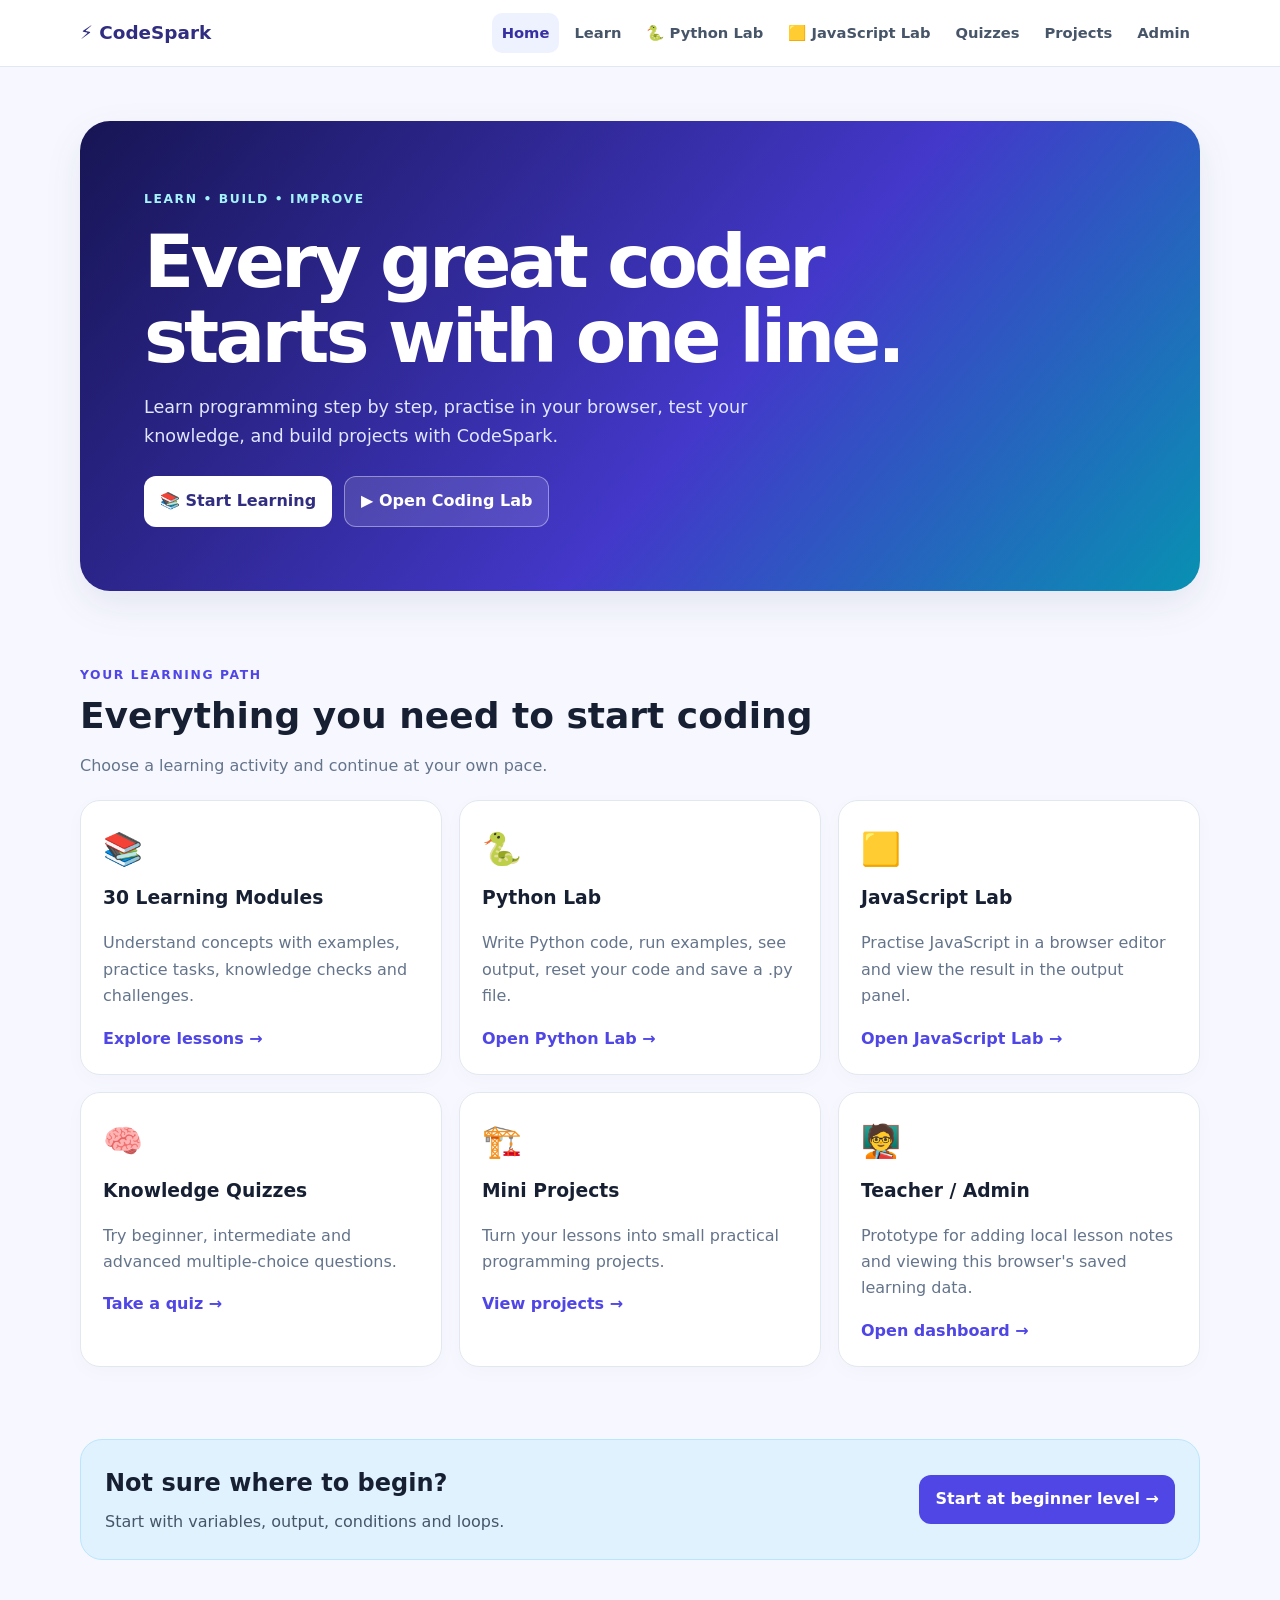
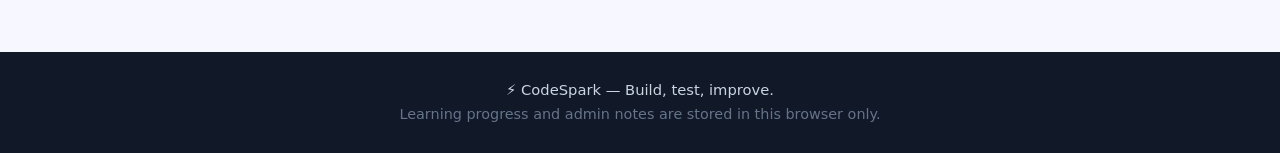
<file: index.html>
<!doctype html>

<html lang="en">
<head>
  <meta charset="utf-8">
  <meta name="viewport" content="width=device-width, initial-scale=1">  <meta name="theme-color" content="#4f46e5">
  <meta name="description" content="Learn coding step by step with CodeSpark coding lessons, Python and JavaScript labs, quizzes and projects.">  <link rel="manifest" href="/Code-Spark/manifest.json">
  <link rel="icon" href="/Code-Spark/icons/icon-192.png" type="image/png">  <title>CodeSpark | Learn Coding</title>
  <link rel="stylesheet" href="style.css">
</head><body><script>
  if ("serviceWorker" in navigator) {
    window.addEventListener("load", () => {
      navigator.serviceWorker
        .register("/Code-Spark/service-worker.js")
        .catch((error) => {
          console.error("Service worker registration failed:", error);
        });
    });
  }
</script><nav>
  <a class="brand" href="index.html">⚡ CodeSpark</a>
  <div class="nav">
    <a class="active" href="index.html">Home</a>
    <a href="modules.html">Learn</a>
    <a href="python.html">🐍 Python Lab</a>
    <a href="javascript.html">🟨 JavaScript Lab</a>
    <a href="quizzes.html">Quizzes</a>
    <a href="projects.html">Projects</a>
    <a href="admin.html">Admin</a>
  </div>
</nav><main class="wrap">  <section class="hero">
    <div class="hero-panel">
      <span class="eyebrow">LEARN • BUILD • IMPROVE</span>  <h1>Every great coder starts with one line.</h1>

  <p>
    Learn programming step by step, practise in your browser,
    test your knowledge, and build projects with CodeSpark.
  </p>

  <div class="hero-actions">
    <a class="button" href="modules.html">📚 Start Learning</a>
    <a class="button secondary" href="python.html">▶ Open Coding Lab</a>
  </div>
</div>

  </section>  <section class="section">
    <div class="section-title">
      <span class="eyebrow">YOUR LEARNING PATH</span>
      <h2>Everything you need to start coding</h2>
      <p>Choose a learning activity and continue at your own pace.</p>
    </div><div class="feature-grid">

  <article class="feature-card">
    <div class="feature-icon">📚</div>
    <h3>30 Learning Modules</h3>
    <p>Understand concepts with examples, practice tasks, knowledge checks and challenges.</p>
    <a href="modules.html">Explore lessons →</a>
  </article>

  <article class="feature-card">
    <div class="feature-icon">🐍</div>
    <h3>Python Lab</h3>
    <p>Write Python code, run examples, see output, reset your code and save a .py file.</p>
    <a href="python.html">Open Python Lab →</a>
  </article>

  <article class="feature-card">
    <div class="feature-icon">🟨</div>
    <h3>JavaScript Lab</h3>
    <p>Practise JavaScript in a browser editor and view the result in the output panel.</p>
    <a href="javascript.html">Open JavaScript Lab →</a>
  </article>

  <article class="feature-card">
    <div class="feature-icon">🧠</div>
    <h3>Knowledge Quizzes</h3>
    <p>Try beginner, intermediate and advanced multiple-choice questions.</p>
    <a href="quizzes.html">Take a quiz →</a>
  </article>

  <article class="feature-card">
    <div class="feature-icon">🏗️</div>
    <h3>Mini Projects</h3>
    <p>Turn your lessons into small practical programming projects.</p>
    <a href="projects.html">View projects →</a>
  </article>

  <article class="feature-card">
    <div class="feature-icon">🧑‍🏫</div>
    <h3>Teacher / Admin</h3>
    <p>Prototype for adding local lesson notes and viewing this browser's saved learning data.</p>
    <a href="admin.html">Open dashboard →</a>
  </article>

</div>

  </section>  <section class="section">
    <div class="cta">
      <div>
        <h2>Not sure where to begin?</h2>
        <p>Start with variables, output, conditions and loops.</p>
      </div>  <a class="button primary" href="modules.html#beginner">
    Start at beginner level →
  </a>
</div>

  </section></main><footer>
  ⚡ CodeSpark — Build, test, improve.
  <br>
  <span class="small-note">
    Learning progress and admin notes are stored in this browser only.
  </span>
</footer><script src="app.js"></script></body>
</html>
</file>
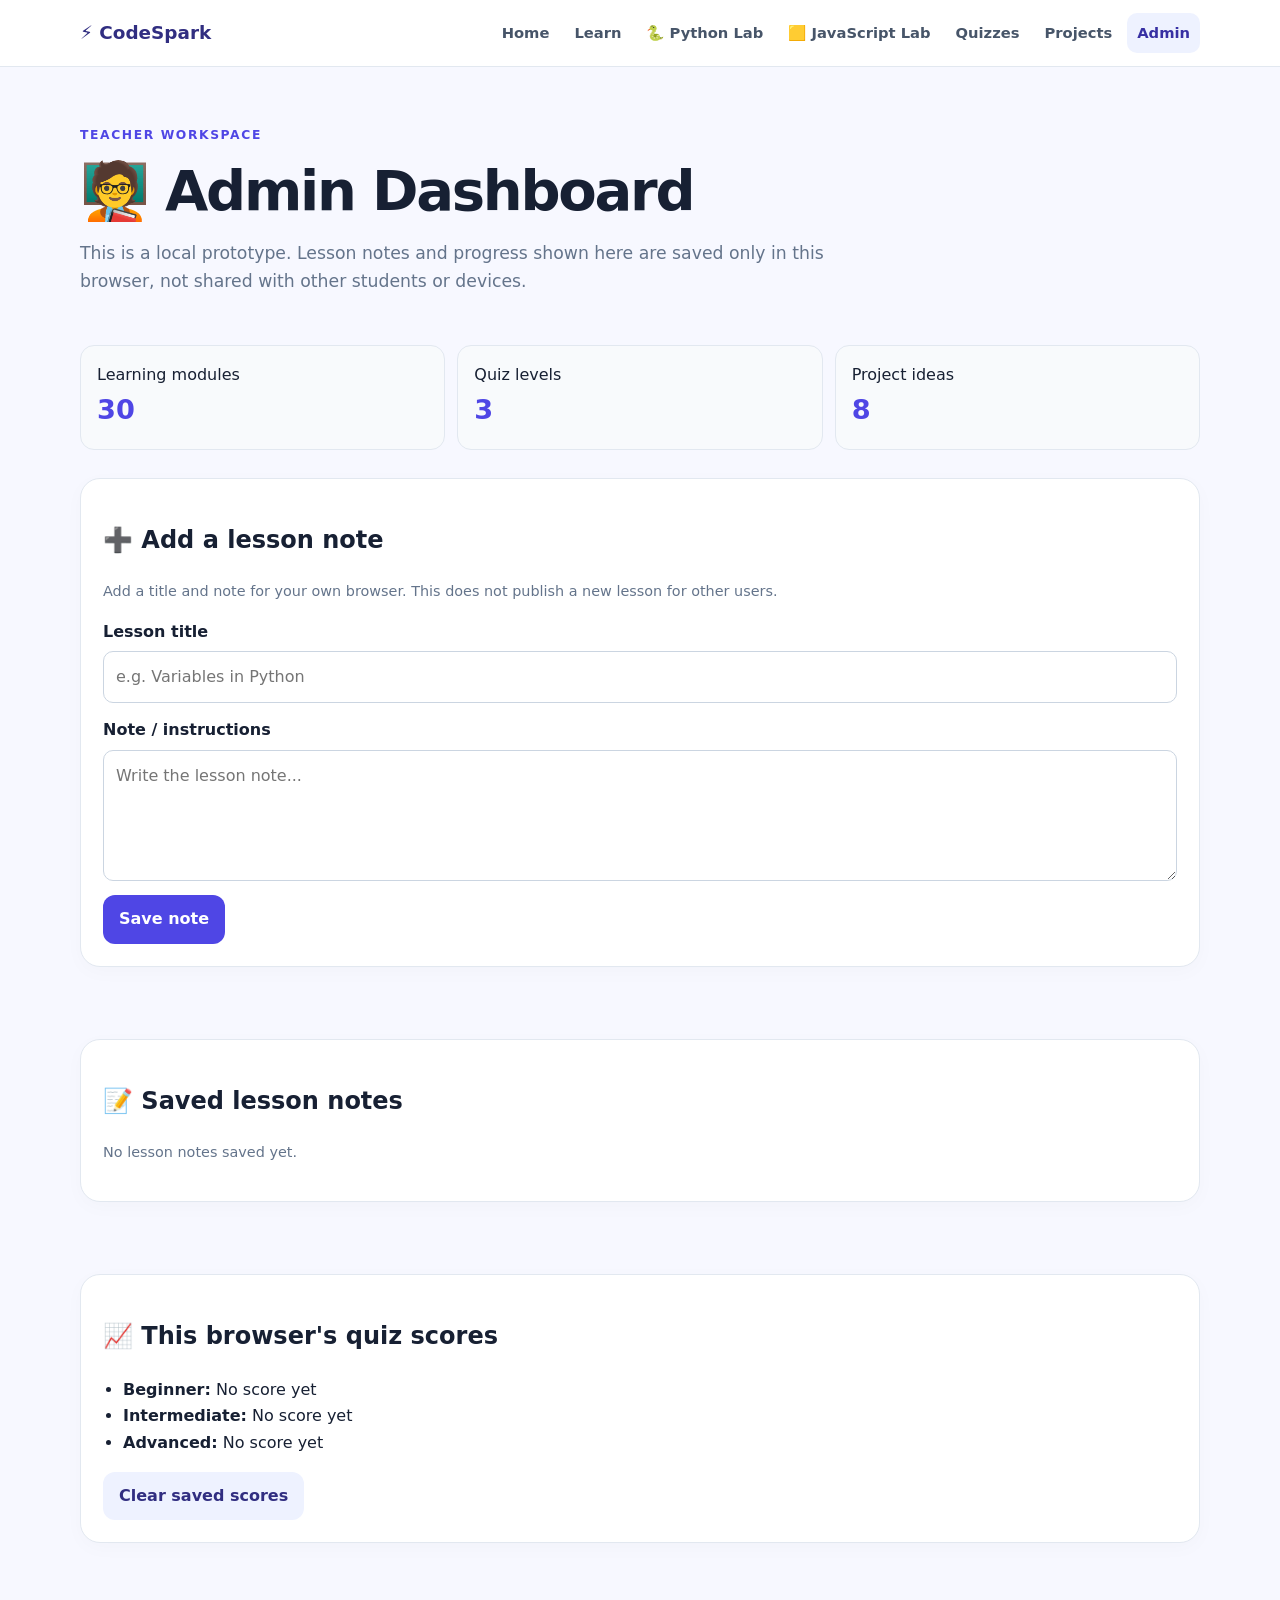
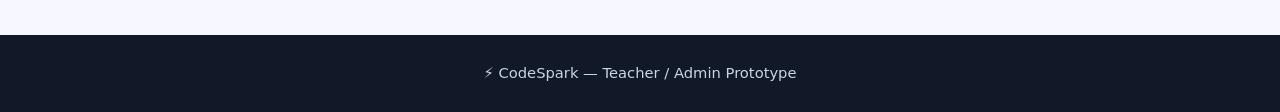
<file: admin.html>
<!doctype html><html lang="en"><head><meta charset="utf-8"><meta name="viewport" content="width=device-width,initial-scale=1"><meta name="theme-color" content="#4F46E5"><link rel="manifest" href="manifest.json"><title>CodeSpark | Admin</title><link rel="stylesheet" href="style.css"></head><body><nav><a class="brand" href="index.html">⚡ CodeSpark</a><div class="nav"><a href="index.html">Home</a><a href="modules.html">Learn</a><a href="python.html">🐍 Python Lab</a><a href="javascript.html">🟨 JavaScript Lab</a><a href="quizzes.html">Quizzes</a><a href="projects.html">Projects</a><a class="active" href="admin.html">Admin</a></div></nav><header class="page wrap"><span class="eyebrow">TEACHER WORKSPACE</span><h1>🧑‍🏫 Admin Dashboard</h1><p>This is a local prototype. Lesson notes and progress shown here are saved only in this browser, not shared with other students or devices.</p></header><main class="wrap"><div class="stat-grid"><div class="stat"><span>Learning modules</span><strong>30</strong></div><div class="stat"><span>Quiz levels</span><strong>3</strong></div><div class="stat"><span>Project ideas</span><strong>8</strong></div></div><section class="section"><div class="admin-panel"><h2>➕ Add a lesson note</h2><p class="small-note">Add a title and note for your own browser. This does not publish a new lesson for other users.</p><form id="noteForm"><div class="form-row"><label for="noteTitle">Lesson title</label><input id="noteTitle" required maxlength="100" placeholder="e.g. Variables in Python"></div><div class="form-row"><label for="noteBody">Note / instructions</label><textarea id="noteBody" required rows="4" placeholder="Write the lesson note..."></textarea></div><button class="primary" type="submit">Save note</button></form></div></section><section class="section"><div class="admin-panel"><h2>📝 Saved lesson notes</h2><div id="notesList"></div></div></section><section class="section"><div class="admin-panel"><h2>📈 This browser's quiz scores</h2><div id="scores"></div><button id="clearScores" type="button">Clear saved scores</button></div></section></main><footer>⚡ CodeSpark — Teacher / Admin Prototype</footer><script>const NOTES='codespark_admin_notes';function getNotes(){try{return JSON.parse(localStorage.getItem(NOTES)||'[]')}catch{return []}}function drawNotes(){const notes=getNotes();notesList.innerHTML=notes.length?notes.map((n,i)=>`<article class="quiz-card"><h3>${escapeHtml(n.title)}</h3><p>${escapeHtml(n.body).replace(/\n/g,'<br>')}</p><button type="button" onclick="removeNote(${i})">Delete note</button></article>`).join(''):'<p class="small-note">No lesson notes saved yet.</p>'}function escapeHtml(s){return String(s).replace(/[&<>"']/g,c=>({'&':'&amp;','<':'&lt;','>':'&gt;','"':'&quot;',"'":'&#39;'}[c]))}noteForm.addEventListener('submit',e=>{e.preventDefault();const notes=getNotes();notes.push({title:noteTitle.value.trim(),body:noteBody.value.trim()});localStorage.setItem(NOTES,JSON.stringify(notes));noteForm.reset();drawNotes()});function removeNote(i){const notes=getNotes();notes.splice(i,1);localStorage.setItem(NOTES,JSON.stringify(notes));drawNotes()}function drawScores(){const levels=['beginner','intermediate','advanced'];const rows=levels.map(l=>{const score=localStorage.getItem('best_'+l);return `<li><b>${l[0].toUpperCase()+l.slice(1)}:</b> ${score===null?'No score yet':escapeHtml(score+'/10')}</li>`}).join('');scores.innerHTML='<ul class="admin-list">'+rows+'</ul>'}clearScores.addEventListener('click',()=>{['beginner','intermediate','advanced'].forEach(l=>localStorage.removeItem('best_'+l));drawScores()});drawNotes();drawScores();</script><script src="app.js"></script></body></html>
</file>
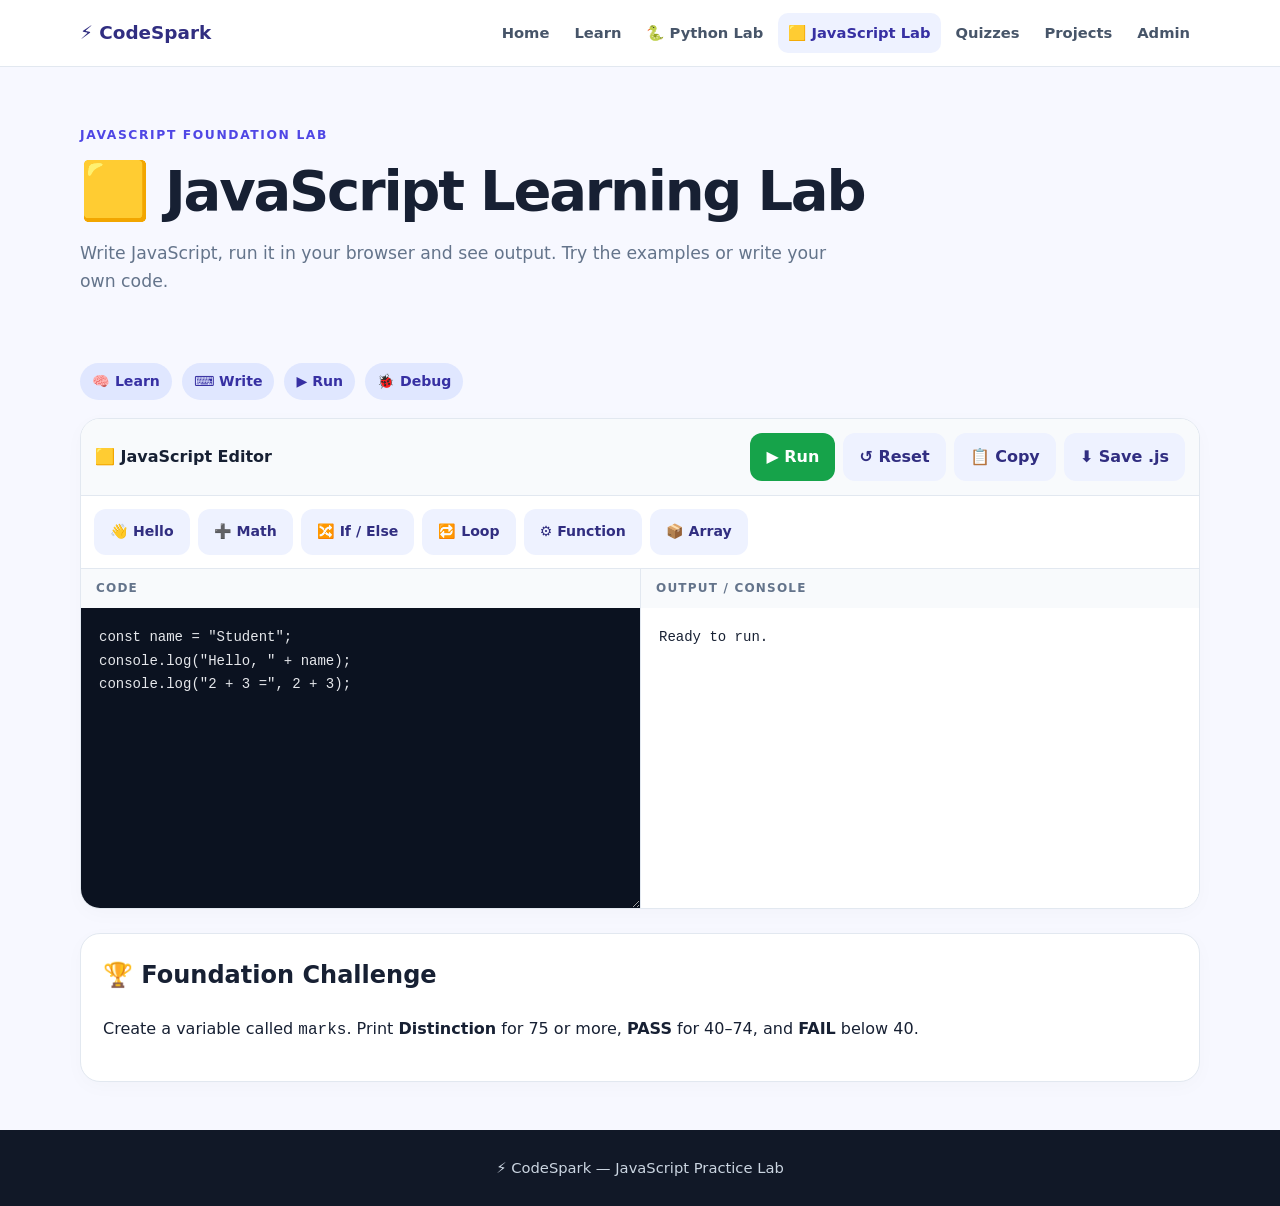
<file: javascript.html>
<!doctype html><html lang="en"><head><meta charset="utf-8"><meta name="viewport" content="width=device-width,initial-scale=1"><meta name="theme-color" content="#4F46E5"><link rel="manifest" href="manifest.json"><title>CodeSpark | JavaScript Lab</title><link rel="stylesheet" href="style.css"></head><body><nav><a class="brand" href="index.html">⚡ CodeSpark</a><div class="nav"><a href="index.html">Home</a><a href="modules.html">Learn</a><a href="python.html">🐍 Python Lab</a><a class="active" href="javascript.html">🟨 JavaScript Lab</a><a href="quizzes.html">Quizzes</a><a href="projects.html">Projects</a><a href="admin.html">Admin</a></div></nav>
<header class="page wrap"><span class="eyebrow">JAVASCRIPT FOUNDATION LAB</span><h1>🟨 JavaScript Learning Lab</h1><p>Write JavaScript, run it in your browser and see output. Try the examples or write your own code.</p></header><main class="wrap"><div class="lab-tips"><span>🧠 Learn</span><span>⌨️ Write</span><span>▶ Run</span><span>🐞 Debug</span></div><div class="editor-shell"><div class="editor-toolbar"><b>🟨 JavaScript Editor</b><button class="run" onclick="runCode()">▶ Run</button><button onclick="resetCode()">↺ Reset</button><button onclick="copyCode()">📋 Copy</button><button onclick="saveCode()">⬇ Save .js</button></div><div class="examples"><button onclick="loadEx('hello')">👋 Hello</button><button onclick="loadEx('math')">➕ Math</button><button onclick="loadEx('ifelse')">🔀 If / Else</button><button onclick="loadEx('loop')">🔁 Loop</button><button onclick="loadEx('function')">⚙ Function</button><button onclick="loadEx('array')">📦 Array</button></div><div class="editor-grid"><section><div class="pane-title">CODE</div><textarea id="editor" spellcheck="false" autocapitalize="off"></textarea></section><section><div class="pane-title">OUTPUT / CONSOLE</div><pre id="output" class="output">Click Run to see the output.</pre></section></div></div><section class="practice-box"><h2>🏆 Foundation Challenge</h2><p>Create a variable called <code>marks</code>. Print <b>Distinction</b> for 75 or more, <b>PASS</b> for 40–74, and <b>FAIL</b> below 40.</p></section></main><footer>⚡ CodeSpark — JavaScript Practice Lab</footer>
<script>const defaultCode='const name = "Student";\nconsole.log("Hello, " + name);\nconsole.log("2 + 3 =", 2 + 3);';const examples={hello:'const name = "Student";\nconsole.log("Hello, " + name);',math:'const a = 12;\nconst b = 4;\nconsole.log("Sum:", a + b);\nconsole.log("Product:", a * b);',ifelse:'const marks = 78;\nif (marks >= 75) {\n  console.log("Distinction");\n} else if (marks >= 40) {\n  console.log("PASS");\n} else {\n  console.log("FAIL");\n}',loop:'for (let i = 1; i <= 5; i++) {\n  console.log(i);\n}',function:'function add(a, b) {\n  return a + b;\n}\nconsole.log(add(5, 7));',array:'const subjects = ["Python", "JavaScript", "HTML"];\nsubjects.forEach(subject => console.log(subject));'};function loadEx(k){editor.value=examples[k];output.textContent='Example loaded. Click Run.';output.className='output'}function resetCode(){editor.value=defaultCode;output.textContent='Ready to run.';output.className='output'}function copyCode(){navigator.clipboard?.writeText(editor.value).then(()=>{output.textContent='Code copied to clipboard.'}).catch(()=>{output.textContent='Copy was blocked by this browser. Select and copy the code manually.'})}function saveCode(){const blob=new Blob([editor.value],{type:'text/javascript'});const a=document.createElement('a');a.href=URL.createObjectURL(blob);a.download='my-code.js';a.click();URL.revokeObjectURL(a.href)}function runCode(){const logs=[];const safeConsole={log:(...args)=>logs.push(args.map(x=>typeof x==='object'?JSON.stringify(x):String(x)).join(' ')),warn:(...args)=>logs.push('Warning: '+args.join(' ')),error:(...args)=>logs.push('Error: '+args.join(' '))};try{new Function('console',editor.value)(safeConsole);output.className='output';output.textContent=logs.join('\n')||'Code ran successfully with no console output.'}catch(e){output.className='output error';output.textContent='❌ '+e.name+': '+e.message}}resetCode();</script><script src="app.js"></script></body></html>
</file>
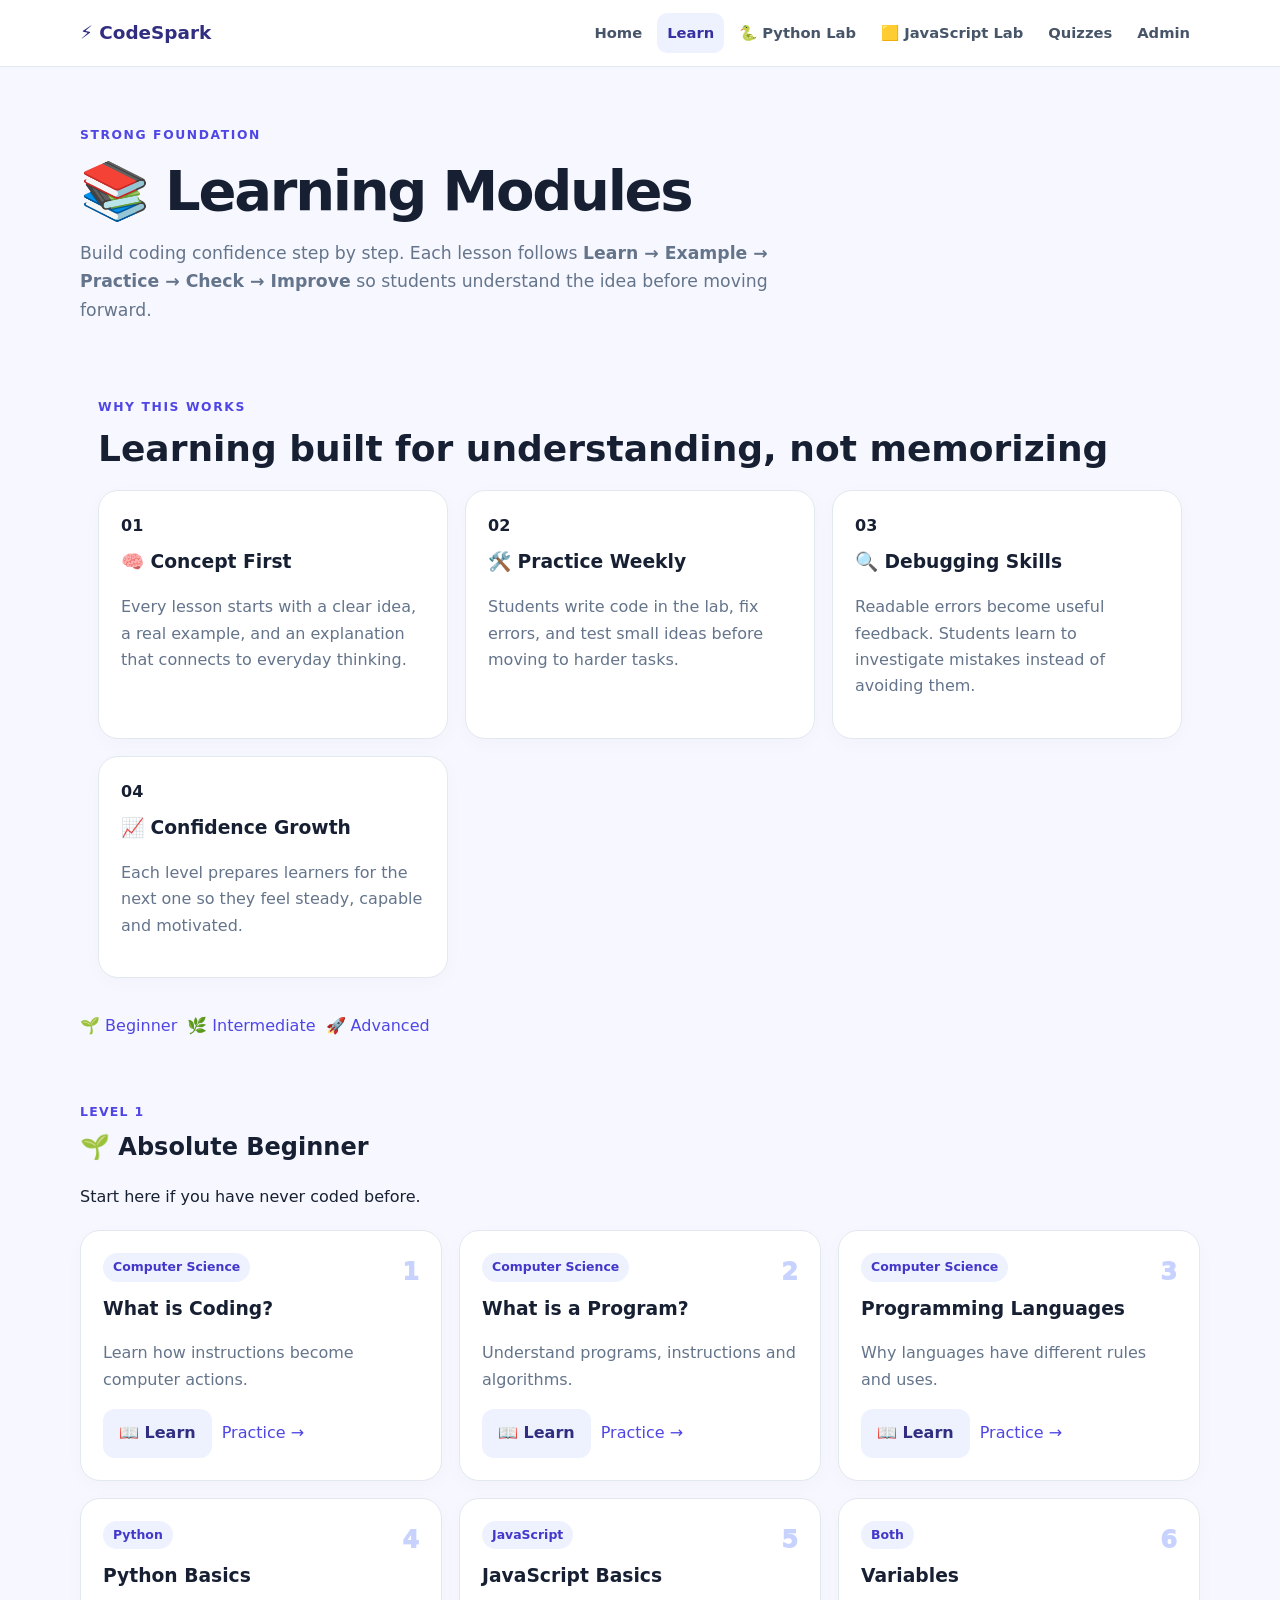
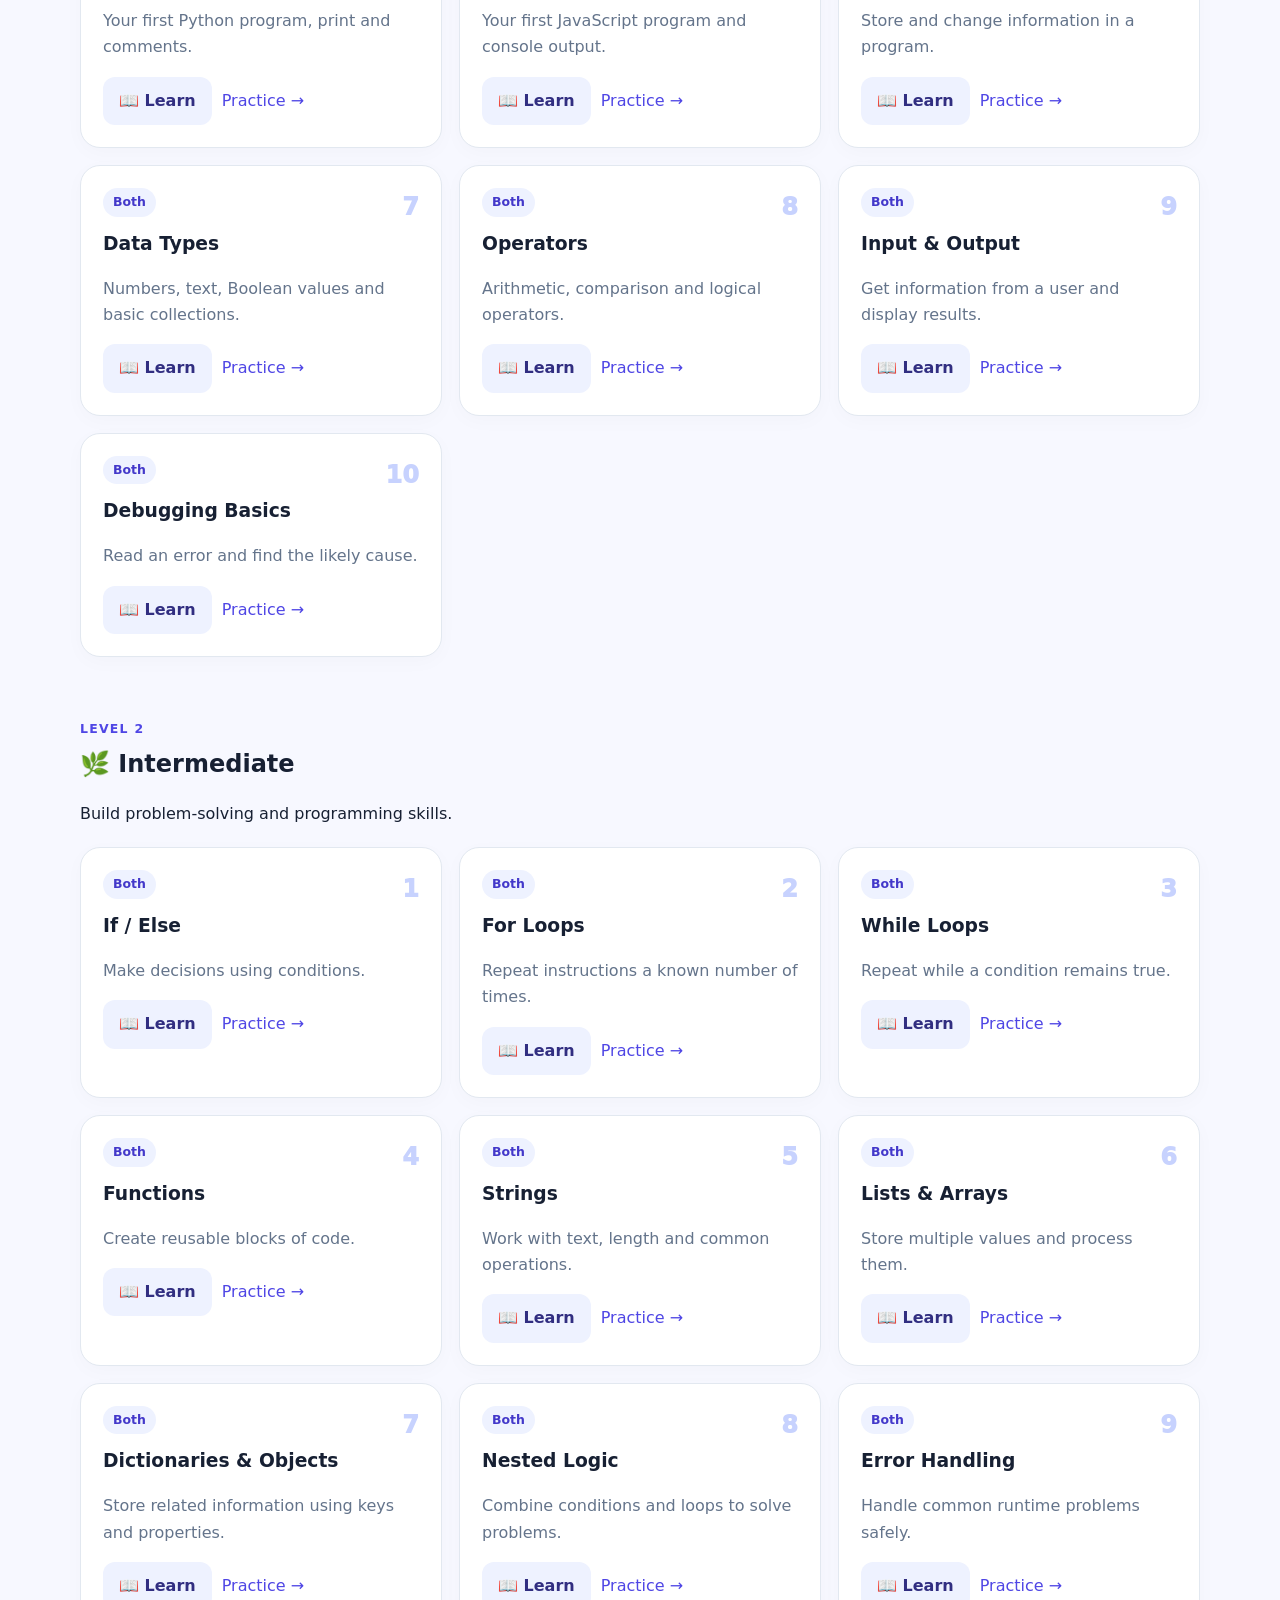
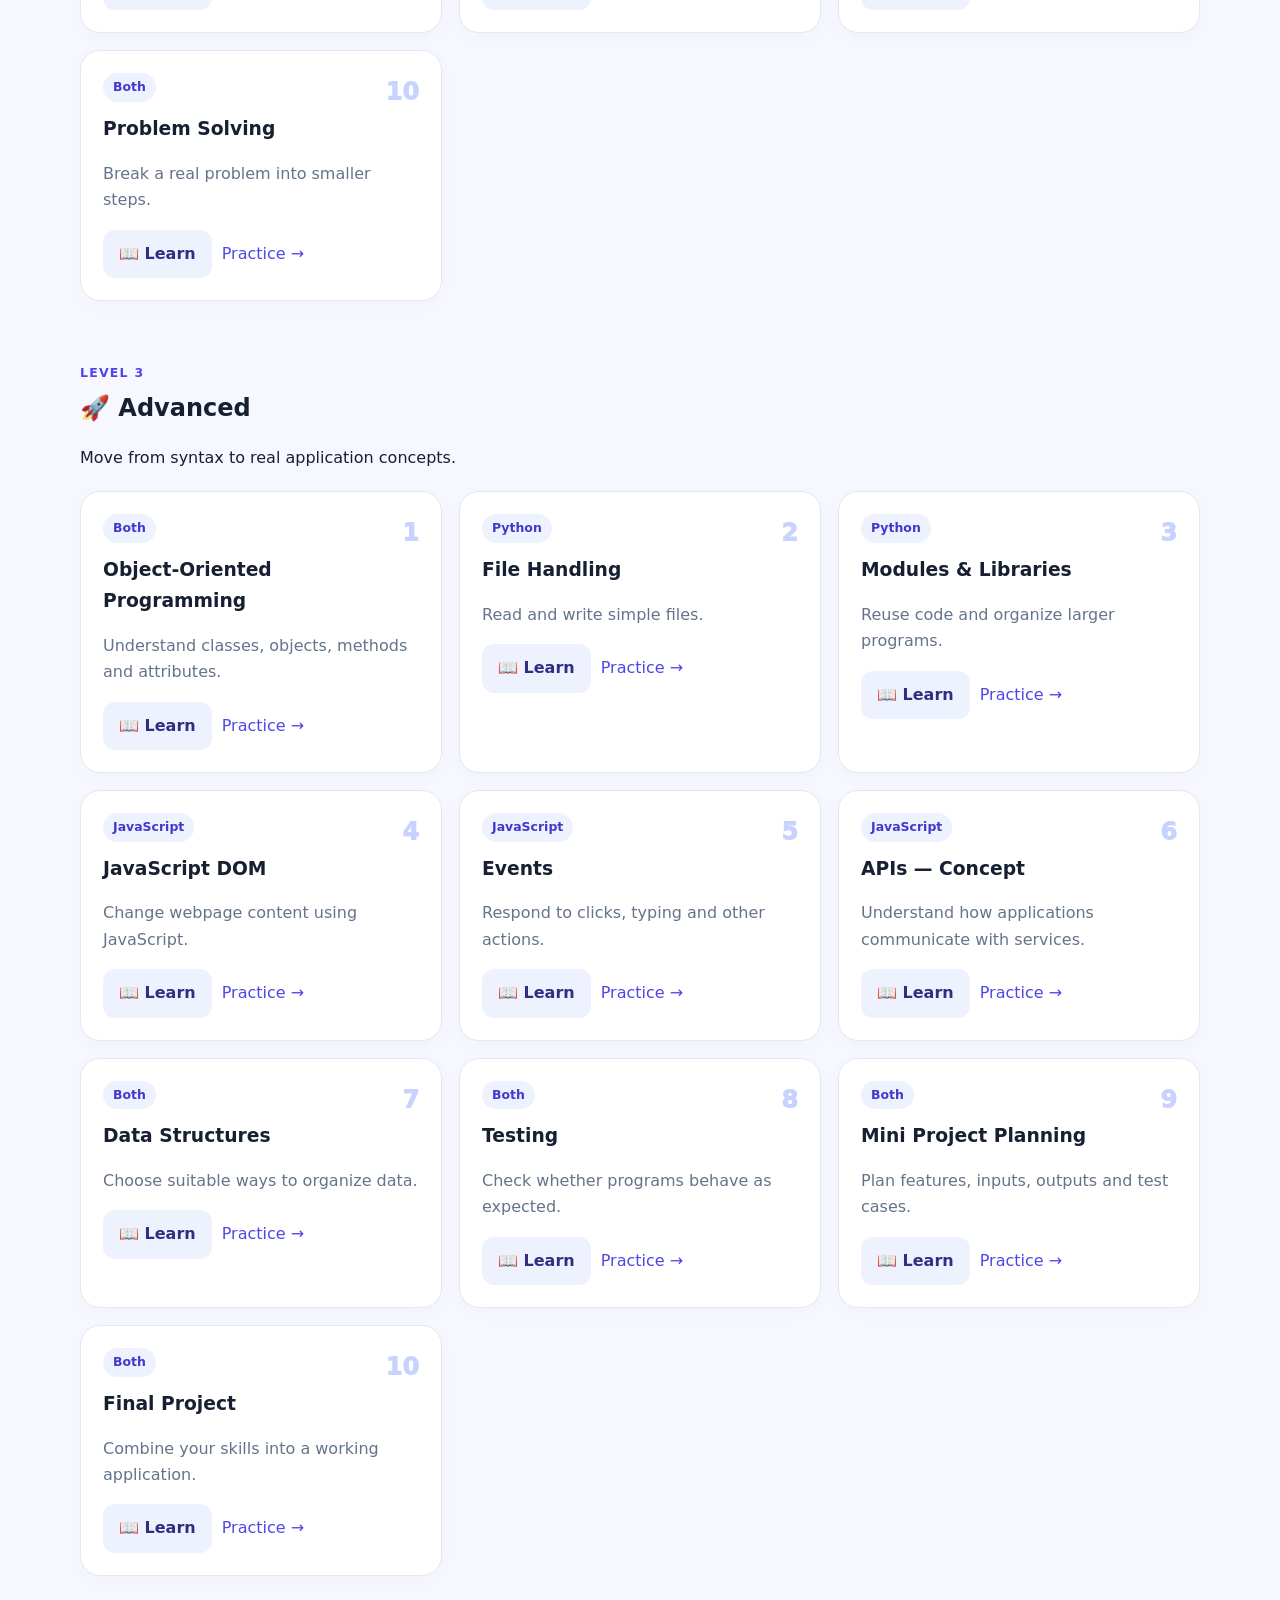
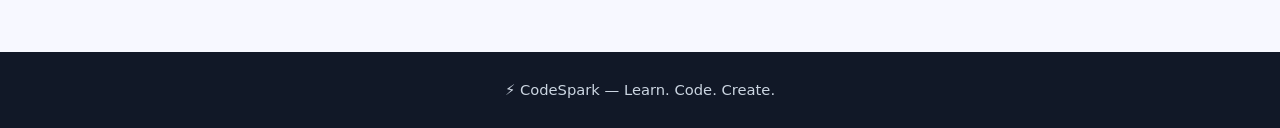
<file: modules.html>
<!doctype html>
<html lang="en"><head><meta charset="utf-8"><meta name="viewport" content="width=device-width,initial-scale=1"><meta name="theme-color" content="#4F46E5"><link rel="manifest" href="manifest.json"><title>CodeSpark | Learning Modules</title><link rel="stylesheet" href="style.css">
<style>
.lesson-modal{display:none;position:fixed;inset:0;z-index:100;background:rgba(16,24,40,.72);padding:30px 16px;overflow:auto}
.lesson-modal.show{display:block}
.lesson-window{position:relative;max-width:900px;margin:0 auto;background:#fff;border-radius:22px;padding:34px;box-shadow:0 25px 70px rgba(0,0,0,.25)}
.lesson-close{position:absolute;right:18px;top:18px;border:1px solid var(--line);background:#fff;border-radius:10px;padding:8px 11px;cursor:pointer;font-weight:900}
.lesson-window>h2{font-size:2.5rem;margin:10px 45px 25px 0}
.lesson-section{border:1px solid var(--line);border-radius:15px;padding:20px;margin:15px 0;background:#fff}
.lesson-section h3{margin-top:0}
.lesson-section h4{margin-bottom:7px}
.lesson-code,.lesson-output{background:#0b1220;color:#e5e7eb;border-radius:12px;padding:18px;overflow:auto;white-space:pre-wrap;font:14px/1.65 Consolas,monospace}
.lesson-output{background:#f8fafc;color:#182033;border:1px solid var(--line)}
.lesson-section li{margin:10px 0}
.lesson-section.challenge{background:#f7f5ff;border-color:#d9d5ff}
.lesson-footer-actions{display:flex;gap:10px;flex-wrap:wrap;margin-top:22px}
@media(max-width:650px){.lesson-window{padding:23px 17px}.lesson-window>h2{font-size:1.9rem}.lesson-modal{padding:12px 8px}}
</style>
</head>
<body>
<nav><a class="brand" href="index.html">⚡ CodeSpark</a><div class="nav"><a href="index.html">Home</a><a class="active" href="modules.html">Learn</a><a href="python.html">🐍 Python Lab</a><a href="javascript.html">🟨 JavaScript Lab</a><a href="quizzes.html">Quizzes</a><a href="admin.html">Admin</a></div></nav>
<header class="page wrap"><span class="eyebrow">STRONG FOUNDATION</span><h1>📚 Learning Modules</h1><p>Build coding confidence step by step. Each lesson follows <b>Learn → Example → Practice → Check → Improve</b> so students understand the idea before moving forward.</p></header>
<main class="wrap">
<section class="wrap section" style="padding-top:20px; padding-bottom:20px;">
<div class="section-title"><span class="eyebrow">WHY THIS WORKS</span><h2>Learning built for understanding, not memorizing</h2></div>
<div class="cards">
<article><b>01</b><h3>🧠 Concept First</h3><p>Every lesson starts with a clear idea, a real example, and an explanation that connects to everyday thinking.</p></article>
<article><b>02</b><h3>🛠️ Practice Weekly</h3><p>Students write code in the lab, fix errors, and test small ideas before moving to harder tasks.</p></article>
<article><b>03</b><h3>🔍 Debugging Skills</h3><p>Readable errors become useful feedback. Students learn to investigate mistakes instead of avoiding them.</p></article>
<article><b>04</b><h3>📈 Confidence Growth</h3><p>Each level prepares learners for the next one so they feel steady, capable and motivated.</p></article>
</div>
</section>
<div class="level-nav"><a href="#beginner">🌱 Beginner</a><a href="#intermediate">🌿 Intermediate</a><a href="#advanced">🚀 Advanced</a></div>
<section id="beginner" class="module-level"><div class="level-head"><span>LEVEL 1</span><h2>🌱 Absolute Beginner</h2><p>Start here if you have never coded before.</p></div><div id="beginnerGrid" class="lesson-grid"></div></section>
<section id="intermediate" class="module-level"><div class="level-head"><span>LEVEL 2</span><h2>🌿 Intermediate</h2><p>Build problem-solving and programming skills.</p></div><div id="intermediateGrid" class="lesson-grid"></div></section>
<section id="advanced" class="module-level"><div class="level-head"><span>LEVEL 3</span><h2>🚀 Advanced</h2><p>Move from syntax to real application concepts.</p></div><div id="advancedGrid" class="lesson-grid"></div></section>
</main>
<div id="lessonModal" class="lesson-modal" onclick="if(event.target===this)closeLesson()">
 <div class="lesson-window">
  <button class="lesson-close" onclick="closeLesson()">✕</button>
  <span class="eyebrow">LEARN → EXAMPLE → PRACTICE → CHECK → IMPROVE</span>
  <h2 id="lessonTitle"></h2>
  <section class="lesson-section"><h3>🎯 Concept</h3><p id="lessonConcept"></p></section>
  <section class="lesson-section"><h3>📖 Explanation</h3><p id="lessonExplanation"></p></section>
  <section class="lesson-section"><h3>💻 Example</h3><pre id="lessonExample" class="lesson-code"></pre><h4>Output</h4><pre id="lessonOutput" class="lesson-output"></pre></section>
  <section class="lesson-section"><h3>🧪 Practice</h3><ol id="lessonPractice"></ol></section>
  <section class="lesson-section"><h3>🧠 Check Your Understanding</h3><ol id="lessonCheck"></ol></section>
  <section class="lesson-section challenge"><h3>🚀 Mini Challenge</h3><p id="lessonChallenge"></p></section>
  <div class="lesson-footer-actions">
   <button class="btn primary" onclick="closeLesson()">Finish Lesson</button>
  </div>
 </div>
</div>
<footer>⚡ CodeSpark — Learn. Code. Create.</footer>
<script>
const data={
beginner:[
["What is Coding?","Learn how instructions become computer actions.","Computer Science"],
["What is a Program?","Understand programs, instructions and algorithms.","Computer Science"],
["Programming Languages","Why languages have different rules and uses.","Computer Science"],
["Python Basics","Your first Python program, print and comments.","Python"],
["JavaScript Basics","Your first JavaScript program and console output.","JavaScript"],
["Variables","Store and change information in a program.","Both"],
["Data Types","Numbers, text, Boolean values and basic collections.","Both"],
["Operators","Arithmetic, comparison and logical operators.","Both"],
["Input & Output","Get information from a user and display results.","Both"],
["Debugging Basics","Read an error and find the likely cause.","Both"]
],
intermediate:[
["If / Else","Make decisions using conditions.","Both"],["For Loops","Repeat instructions a known number of times.","Both"],
["While Loops","Repeat while a condition remains true.","Both"],["Functions","Create reusable blocks of code.","Both"],
["Strings","Work with text, length and common operations.","Both"],["Lists & Arrays","Store multiple values and process them.","Both"],
["Dictionaries & Objects","Store related information using keys and properties.","Both"],
["Nested Logic","Combine conditions and loops to solve problems.","Both"],
["Error Handling","Handle common runtime problems safely.","Both"],["Problem Solving","Break a real problem into smaller steps.","Both"]
],
advanced:[
["Object-Oriented Programming","Understand classes, objects, methods and attributes.","Both"],
["File Handling","Read and write simple files.","Python"],["Modules & Libraries","Reuse code and organize larger programs.","Python"],
["JavaScript DOM","Change webpage content using JavaScript.","JavaScript"],["Events","Respond to clicks, typing and other actions.","JavaScript"],
["APIs — Concept","Understand how applications communicate with services.","JavaScript"],
["Data Structures","Choose suitable ways to organize data.","Both"],["Testing","Check whether programs behave as expected.","Both"],
["Mini Project Planning","Plan features, inputs, outputs and test cases.","Both"],
["Final Project","Combine your skills into a working application.","Both"]
]
};


const lessons={
"What is Coding?":{
concept:"Coding is the process of giving clear instructions to a computer so it can perform a task.",
explanation:"A computer follows instructions rather than guessing what you want. Coding means writing those instructions in a programming language. A program is made from code, and a programmer is the person who writes it. Think about making tea: you follow steps in order, and a computer program also follows instructions in order.",
example:"print(\"Hello\")",output:"Hello",
practice:["Write Python code that displays Hello World.","Write Python code that displays your name.","What will print(10 + 5) output?","What is the difference between print(10 + 5) and print(\"10 + 5\")?"],
check:["What is coding?","What is a program?","What is a programmer?","What does print() do?"],
challenge:"Create a Python program that displays your name, age, and one sentence about why you are learning coding."
},
"What is a Program?":{
concept:"A program is a collection of instructions that tells a computer how to perform a task.",
explanation:"Programs commonly follow Input → Processing → Output. An algorithm is a step-by-step method for solving a problem. A calculator, for example, receives numbers, processes them, and produces a result.",
example:"a = 5\nb = 3\nprint(a + b)",output:"8",
practice:["Create an algorithm for finding the area of a rectangle.","Write a program that adds two numbers.","Identify the input, processing and output in a calculator."],
check:["What is a program?","What is an algorithm?","What are input and output?"],
challenge:"Write an algorithm for calculating a student's total marks."
},
"Programming Languages":{
concept:"A programming language is a structured language used to give instructions to a computer.",
explanation:"Programming languages have their own syntax, keywords and rules. Different languages are commonly used for different purposes. Python is used for areas such as beginner programming, automation and AI-related work, while JavaScript is widely used for interactive web development.",
example:"Python: print(\"Hello\")\nJavaScript: console.log(\"Hello\");",
output:"Both display Hello in their respective environments.",
practice:["Name three programming languages.","Give one common use for Python.","Give one common use for JavaScript.","Why do programming languages have rules?"],
check:["What is a programming language?","Why are there many programming languages?","What is syntax?"],
challenge:"Write one Python instruction and one JavaScript instruction that displays your name."
},
"Python Basics":{
concept:"Python is a beginner-friendly programming language. You can start by displaying text with print().",
explanation:"The print() function displays information. Python also supports comments, which are notes for humans and are ignored by Python. Text is normally written inside quotation marks.",
example:"# My first Python program\nprint(\"Hello, World!\")\nprint(\"I am learning Python\")",
output:"Hello, World!\nI am learning Python",
practice:["Print Hello World.","Print your name.","Print your age.","Add a comment above your code."],
check:["What does print() do?","What is a comment?","How do you write a Python single-line comment?"],
challenge:"Create a short introduction program with your name, age and favourite subject."
},
"JavaScript Basics":{
concept:"JavaScript is a programming language widely used to make webpages interactive.",
explanation:"JavaScript can display information in the browser console using console.log(). Comments help explain code. JavaScript is one of the main technologies used in web development.",
example:"// My first JavaScript program\nconsole.log(\"Hello, World!\");\nconsole.log(\"I am learning JavaScript\");",
output:"Hello, World!\nI am learning JavaScript",
practice:["Display Hello World using console.log().","Display your name.","Display a calculation such as 10 + 5."],
check:["What is JavaScript commonly used for?","What does console.log() do?","How do you write a single-line comment?"],
challenge:"Display your name, age and favourite subject using JavaScript."
},
"Variables":{
concept:"A variable is a named place used to store information in a program.",
explanation:"Think of a variable as a labelled box. The label is the variable name and the value is what the box contains. Variables make programs easier to change and reuse. In Python you can assign a value with =; in JavaScript you commonly use let or const.",
example:"name = \"Student\"\nage = 20\nprint(name)\nprint(age)",
output:"Student\n20",
practice:["Create a variable for your name.","Create a variable for your age.","Create a variable for your city.","Change the value of age and print it again."],
check:["What is a variable?","Why are variables useful?","Can a variable's value change?","What is assignment?"],
challenge:"Create a small student profile using name, age, city and favourite subject variables."
},
"Data Types":{
concept:"A data type describes the kind of value stored in a program.",
explanation:"Common beginner types include integers for whole numbers, floats for decimal numbers, strings for text, and Boolean values for True or False. Collections such as lists can store multiple values.",
example:"age = 20\nheight = 5.8\nname = \"Student\"\nis_student = True\nsubjects = [\"Python\", \"JavaScript\"]",
output:"The variables contain different kinds of data.",
practice:["Identify the type of 25.","Identify the type of \"Hello\".","Identify the type of 3.14.","Identify the type of True.","Create a list of three subjects."],
check:["What is a string?","What is a Boolean?","What is the difference between an integer and a float?"],
challenge:"Create a student record using at least four different data types."
},
"Operators":{
concept:"Operators tell a program to perform calculations, comparisons or logical operations.",
explanation:"Arithmetic operators include +, -, * and /. Comparison operators such as ==, > and < compare values. Logical operators such as and, or and not combine or reverse conditions.",
example:"a = 10\nb = 3\nprint(a + b)\nprint(a > b)\nprint(a == b)",
output:"13\nTrue\nFalse",
practice:["Calculate 10 + 5.","Calculate 10 * 3.","Find the remainder of 10 divided by 3.","Check whether 20 is greater than 18."],
check:["What does % do?","What is the difference between = and ==?","What does > mean?"],
challenge:"Create a program that checks whether a person is 18 or older."
},
"Input & Output":{
concept:"Input is information given to a program; output is information produced by a program.",
explanation:"Many programs follow Input → Processing → Output. In Python, input() can receive information from a user. If the input should be treated as a number, it can be converted with int() or float().",
example:"name = input(\"Enter your name: \")\nprint(\"Hello\", name)",
output:"If the user enters Student: Hello Student",
practice:["Ask the user for their name.","Ask for their age.","Ask for two numbers and print their sum.","Explain the difference between input and output."],
check:["What is input?","What is output?","Why might int() be used with input()?"],
challenge:"Build a simple calculator that takes two numbers from the user."
},
"Debugging Basics":{
concept:"Debugging is the process of finding and fixing problems in code.",
explanation:"A bug is a mistake in a program. Common beginner problems include syntax errors, name errors and type errors. Read the error message, locate the suspicious line, fix the issue, and run the program again.",
example:"# Incorrect\nname = \"Student\"\nprint(nam)\n\n# Correct\nname = \"Student\"\nprint(name)",
output:"Student",
practice:["Find the error in print(nam) when the variable is name.","Find the missing parenthesis in print(\"Hello\".","Identify why age=\"20\" followed by age+5 causes a type problem."],
check:["What is a bug?","What is debugging?","Why should you read error messages?"],
challenge:"Take one broken beginner program and fix it without deleting the whole program."
},

"If / Else":{
concept:"If / else lets a program make decisions based on conditions.",
explanation:"A condition produces True or False. If the condition is True, the if block runs. Otherwise, the else block runs. elif can test another condition in between.",
example:"marks = 78\nif marks >= 75:\n    print(\"Distinction\")\nelif marks >= 40:\n    print(\"PASS\")\nelse:\n    print(\"FAIL\")",
output:"Distinction",
practice:["Check whether a number is positive or negative.","Check whether a person is 18 or older.","Create a pass/fail program using 40 as the passing mark."],
check:["What is a condition?","When does else run?","What is elif used for?"],
challenge:"Create a grade program with Distinction, PASS and FAIL."
},
"For Loops":{
concept:"A for loop repeats instructions for each item or for a known sequence of repetitions.",
explanation:"Loops prevent you from writing the same instruction many times. In Python, range() is often used when you want a sequence of numbers. JavaScript commonly uses for with a counter.",
example:"for i in range(1, 6):\n    print(i)",
output:"1\n2\n3\n4\n5",
practice:["Print numbers 1 to 10.","Print the word Coding five times.","Print even numbers from 2 to 10."],
check:["Why are loops useful?","What does range(1, 6) produce?","What is a loop counter?"],
challenge:"Print a multiplication table for a number."
},
"While Loops":{
concept:"A while loop repeats instructions as long as a condition remains True.",
explanation:"A while loop is useful when you do not know exactly how many repetitions are needed. The condition is checked before each repetition, so the loop must eventually become False.",
example:"count = 1\nwhile count <= 5:\n    print(count)\n    count += 1",
output:"1\n2\n3\n4\n5",
practice:["Print 1 to 5 with while.","Count down from 5 to 1.","Keep increasing a number until it reaches 10."],
check:["When does a while loop stop?","Why must the condition eventually become False?","What can cause an infinite loop?"],
challenge:"Create a number guessing loop that continues until the correct number is entered."
},
"Functions":{
concept:"A function is a reusable block of code that performs a particular task.",
explanation:"Functions help organize programs and avoid repeating code. A function can accept parameters and return a result. In Python, def is used to define a function.",
example:"def add(a, b):\n    return a + b\n\nprint(add(5, 7))",
output:"12",
practice:["Create a function that prints Hello.","Create add(a,b).","Create a function that returns the square of a number."],
check:["What is a function?","Why do we use functions?","What is a parameter?","What does return do?"],
challenge:"Build a calculator using separate functions for addition, subtraction, multiplication and division."
},
"Strings":{
concept:"A string is a sequence of text characters.",
explanation:"Strings are used for names, messages and other text. You can find their length, join them, change their case and access individual characters.",
example:"name = \"CodeSpark\"\nprint(len(name))\nprint(name.upper())\nprint(name[0])",
output:"9\nCODESPARK\nC",
practice:["Find the length of your name.","Convert a word to uppercase.","Print the first character of a string.","Join two strings."],
check:["What is a string?","What does len() do?","What is indexing?"],
challenge:"Create a program that asks for a name and produces a formatted greeting."
},
"Lists & Arrays":{
concept:"Lists and arrays store multiple values so a program can work with collections of data.",
explanation:"Instead of creating a separate variable for every subject, you can store all subjects in one collection. You can access items by position, add items and loop through them.",
example:"subjects = [\"Python\", \"JavaScript\", \"Math\"]\nfor subject in subjects:\n    print(subject)",
output:"Python\nJavaScript\nMath",
practice:["Create a list of five numbers.","Print the first item.","Add a new item.","Loop through the list and print every item."],
check:["Why use a list?","What is an index?","How can a loop process a list?"],
challenge:"Create a marks list and calculate its total."
},
"Dictionaries & Objects":{
concept:"Dictionaries and objects store related information using keys and properties.",
explanation:"A dictionary maps keys to values. A JavaScript object similarly groups related properties. This is useful for representing a student, product or user.",
example:"student = {\"name\": \"Student\", \"age\": 20}\nprint(student[\"name\"])\nprint(student[\"age\"])",
output:"Student\n20",
practice:["Create a dictionary for a student.","Add a city value.","Read the student's name.","Create a JavaScript object with name and age."],
check:["What is a key?","What is a value?","Why group related data?"],
challenge:"Create a student record containing name, age, city, course and marks."
},
"Nested Logic":{
concept:"Nested logic means putting one condition or loop inside another.",
explanation:"Real problems often require more than one decision or repetition. A nested if can check a second condition after the first condition is satisfied. A nested loop can process rows and columns or other multi-level data.",
example:"age = 20\nhas_id = True\nif age >= 18:\n    if has_id:\n        print(\"Allowed\")\n    else:\n        print(\"ID required\")",
output:"Allowed",
practice:["Create two-level age and ID checking.","Use a nested loop to print a 3×3 pattern.","Combine a loop with an if condition."],
check:["What is nested logic?","Why can nested logic be useful?","What is a nested loop?"],
challenge:"Create a program that checks several students and reports whether each passes."
},
"Error Handling":{
concept:"Error handling lets a program respond safely when something goes wrong.",
explanation:"Some problems happen while a program is running, such as invalid numeric input or missing files. Python commonly uses try/except, while JavaScript can use try/catch. The goal is to handle expected problems instead of letting the program fail unexpectedly.",
example:"try:\n    age = int(\"abc\")\nexcept ValueError:\n    print(\"Please enter a number\")",
output:"Please enter a number",
practice:["Handle invalid number input.","Catch a division-by-zero error.","Explain why error handling improves a program."],
check:["What is a runtime error?","What does try do?","What does except/catch do?"],
challenge:"Create a calculator that handles invalid input without crashing."
},
"Problem Solving":{
concept:"Problem solving means breaking a large problem into smaller, understandable steps.",
explanation:"A useful process is Understand → Break Down → Plan → Code → Test → Improve. Before writing code, identify inputs, outputs, rules and edge cases.",
example:"Problem: calculate an average\n1. Get the numbers.\n2. Add them.\n3. Divide by the count.\n4. Display the result.",
output:"A clear plan makes the coding easier.",
practice:["Break a calculator into steps.","Plan a student grading program.","Identify inputs and outputs for a login system."],
check:["Why break a problem into smaller steps?","What should you identify before coding?","Why test after coding?"],
challenge:"Write a complete algorithm for a student marks manager."
},

"Object-Oriented Programming":{
concept:"Object-Oriented Programming (OOP) organizes software around objects that contain data and behavior.",
explanation:"A class acts like a blueprint. An object is an instance created from that blueprint. Attributes store information and methods define actions. OOP helps organize larger programs.",
example:"class Student:\n    def __init__(self, name):\n        self.name = name\n    def greet(self):\n        print(\"Hello\", self.name)\n\ns = Student(\"Student\")\ns.greet()",
output:"Hello Student",
practice:["Identify a class and object in a real-life example.","Create a simple Student class.","Add an age attribute.","Add a method that displays the student's name."],
check:["What is a class?","What is an object?","What are attributes and methods?"],
challenge:"Design a Student class with name, marks and a method that prints the result."
},
"File Handling":{
concept:"File handling lets a program read information from files and write information to files.",
explanation:"Programs can store information beyond a single run using files. Common operations are opening, reading, writing and closing a file. Python's with statement helps manage files safely.",
example:"with open(\"notes.txt\", \"w\") as file:\n    file.write(\"Learning coding\")",
output:"A file named notes.txt contains: Learning coding",
practice:["Write a short note to a file.","Read a file and display its contents.","Explain the difference between read and write modes."],
check:["Why use files?","What does write mode do?","Why is with useful in Python?"],
challenge:"Create a small notes program that saves and reads a student's notes."
},
"Modules & Libraries":{
concept:"Modules and libraries provide reusable code so you do not need to build everything from scratch.",
explanation:"A module is a file containing reusable code. A library or package can contain many useful modules. Importing code improves organization and saves development time.",
example:"import math\nprint(math.sqrt(25))",
output:"5.0",
practice:["Import math and use sqrt.","Find another useful math function.","Explain why reusable libraries are useful."],
check:["What is a module?","Why use libraries?","What does import do?"],
challenge:"Build a small program using a standard library module."
},
"JavaScript DOM":{
concept:"The DOM represents a webpage as objects that JavaScript can read and change.",
explanation:"DOM stands for Document Object Model. JavaScript can select an element, change its text, change styles, add elements or remove them. This connects programming logic to the webpage.",
example:"document.getElementById(\"title\").textContent = \"Hello CodeSpark\";",
output:"The webpage element with id title changes to Hello CodeSpark.",
practice:["Select an element by id.","Change its text.","Change a simple style with JavaScript."],
check:["What does DOM stand for?","Why is the DOM useful?","What can JavaScript change on a webpage?"],
challenge:"Create a button that changes a heading when clicked."
},
"Events":{
concept:"An event is an action such as a click, key press or form submission that JavaScript can respond to.",
explanation:"Event handlers connect an event to a function. This allows websites to react to users instead of remaining static.",
example:"button.addEventListener(\"click\", function(){\n    console.log(\"Button clicked\");\n});",
output:"Clicking the button runs the function.",
practice:["Identify three browser events.","Add a click handler to a button.","Create a keydown handler."],
check:["What is an event?","What is an event handler?","Name three common browser events."],
challenge:"Build a button that changes a message every time it is clicked."
},
"APIs — Concept":{
concept:"An API is a way for one software system to communicate with another system using defined rules.",
explanation:"An application can request data or services from another system through an API. A weather app, for example, can request weather data from a weather service. APIs commonly use requests and responses.",
example:"Application → API request → Service\nApplication ← API response ← Service",
output:"The application receives structured information from the service.",
practice:["Give one example of an app that might use an API.","Explain request and response.","Explain why APIs are useful."],
check:["What does API mean?","What does an API allow applications to do?","What is a request? What is a response?"],
challenge:"Draw the flow of a student app requesting results from a school server."
},
"Data Structures":{
concept:"A data structure is a way of organizing data so it can be stored and processed effectively.",
explanation:"Different problems need different structures. Lists are useful for ordered collections, dictionaries/objects for key-value information, and sets for unique values. Choosing a suitable structure makes code easier to write and understand.",
example:"students = [\"Asha\", \"Rahul\", \"Neha\"]\nmarks = {\"Asha\": 82, \"Rahul\": 75}",
output:"Two structures store different kinds of information.",
practice:["Choose a list for a shopping list.","Choose a dictionary for student marks.","Explain why a set could be useful for unique values."],
check:["What is a data structure?","Why does the choice matter?","When would you use a dictionary?"],
challenge:"Design data structures for a small school management system."
},
"Testing":{
concept:"Testing checks whether a program behaves as expected.",
explanation:"A test uses known inputs and checks the actual result against the expected result. Good testing includes normal cases, boundary cases and invalid inputs.",
example:"Function: add(2, 3)\nExpected: 5\nActual: 5\nResult: PASS",
output:"PASS",
practice:["Create three test cases for a calculator.","Test a pass/fail program at 39, 40 and 75.","Include one invalid input test."],
check:["What is testing?","What is an expected result?","Why test boundary values?"],
challenge:"Create five test cases for a student grade program."
},
"Mini Project Planning":{
concept:"Project planning turns an idea into clear features, inputs, outputs and test cases before coding.",
explanation:"Start with the problem and target user. List the features, define what information enters the program, what result should come out, and how you will test each feature. Build the smallest useful version first.",
example:"Project: Calculator\nFeatures: add, subtract, multiply, divide\nInputs: two numbers and an operation\nOutput: result\nTests: normal values, zero, invalid input",
output:"A clear project plan ready for implementation.",
practice:["Choose a small project idea.","List three features.","List inputs and outputs.","Write three test cases."],
check:["Why plan before coding?","What are requirements?","What is a test case?"],
challenge:"Create a one-page plan for a Number Guessing Game or Quiz App."
},
"Final Project":{
concept:"A final project combines concepts into a working application that solves a real problem.",
explanation:"A good final project moves through Plan → Build → Test → Debug → Improve. Use the skills from earlier modules rather than adding unnecessary complexity.",
example:"Idea → Requirements → Design → Code → Test → Debug → Improve → Final version",
output:"A working application with tested features.",
practice:["Choose a real problem.","List required features.","Choose Python, JavaScript or both.","Create test cases."],
check:["What should a final project solve?","Why test the project?","Why improve after testing?"],
challenge:"Build and present a small working application that combines variables, conditions, loops or functions with a clear user goal."
}
};

function render(id,arr){
 document.getElementById(id).innerHTML=arr.map((x,i)=>`
 <article class="lesson-card">
  <span class="tag">${x[2]}</span><div class="lesson-num">${i+1}</div>
  <h3>${x[0]}</h3><p>${x[1]}</p>
  <div class="lesson-actions"><button onclick="startLesson('${x[0].replace(/'/g,"\\'")}')">📖 Learn</button>
  <a href="${x[2]==='Python'?'python.html':x[2]==='JavaScript'?'javascript.html':'quizzes.html'}">Practice →</a></div>
 </article>`).join("");
}
render("beginnerGrid",data.beginner);
render("intermediateGrid",data.intermediate);
render("advancedGrid",data.advanced);

function startLesson(name){
 localStorage.setItem("currentLesson",name);
 const l=lessons[name];
 if(!l){ alert("This lesson is available in the current learning path. Detailed beginner lesson content is being expanded."); return; }
 document.getElementById("lessonModal").classList.add("show");
 document.getElementById("lessonTitle").textContent=name;
 document.getElementById("lessonConcept").textContent=l.concept;
 document.getElementById("lessonExplanation").textContent=l.explanation;
 document.getElementById("lessonExample").textContent=l.example;
 document.getElementById("lessonOutput").textContent=l.output;
 document.getElementById("lessonPractice").innerHTML=l.practice.map((p,i)=>`<li>${p}</li>`).join("");
 document.getElementById("lessonCheck").innerHTML=l.check.map((p,i)=>`<li><b>Q${i+1}.</b> ${p}</li>`).join("");
 document.getElementById("lessonChallenge").textContent=l.challenge;
 document.getElementById("lessonModal").scrollTop=0;
}
function closeLesson(){document.getElementById("lessonModal").classList.remove("show")}
document.addEventListener("keydown",e=>{if(e.key==="Escape")closeLesson()});
</script><script src="app.js"></script></body></html>
</file>
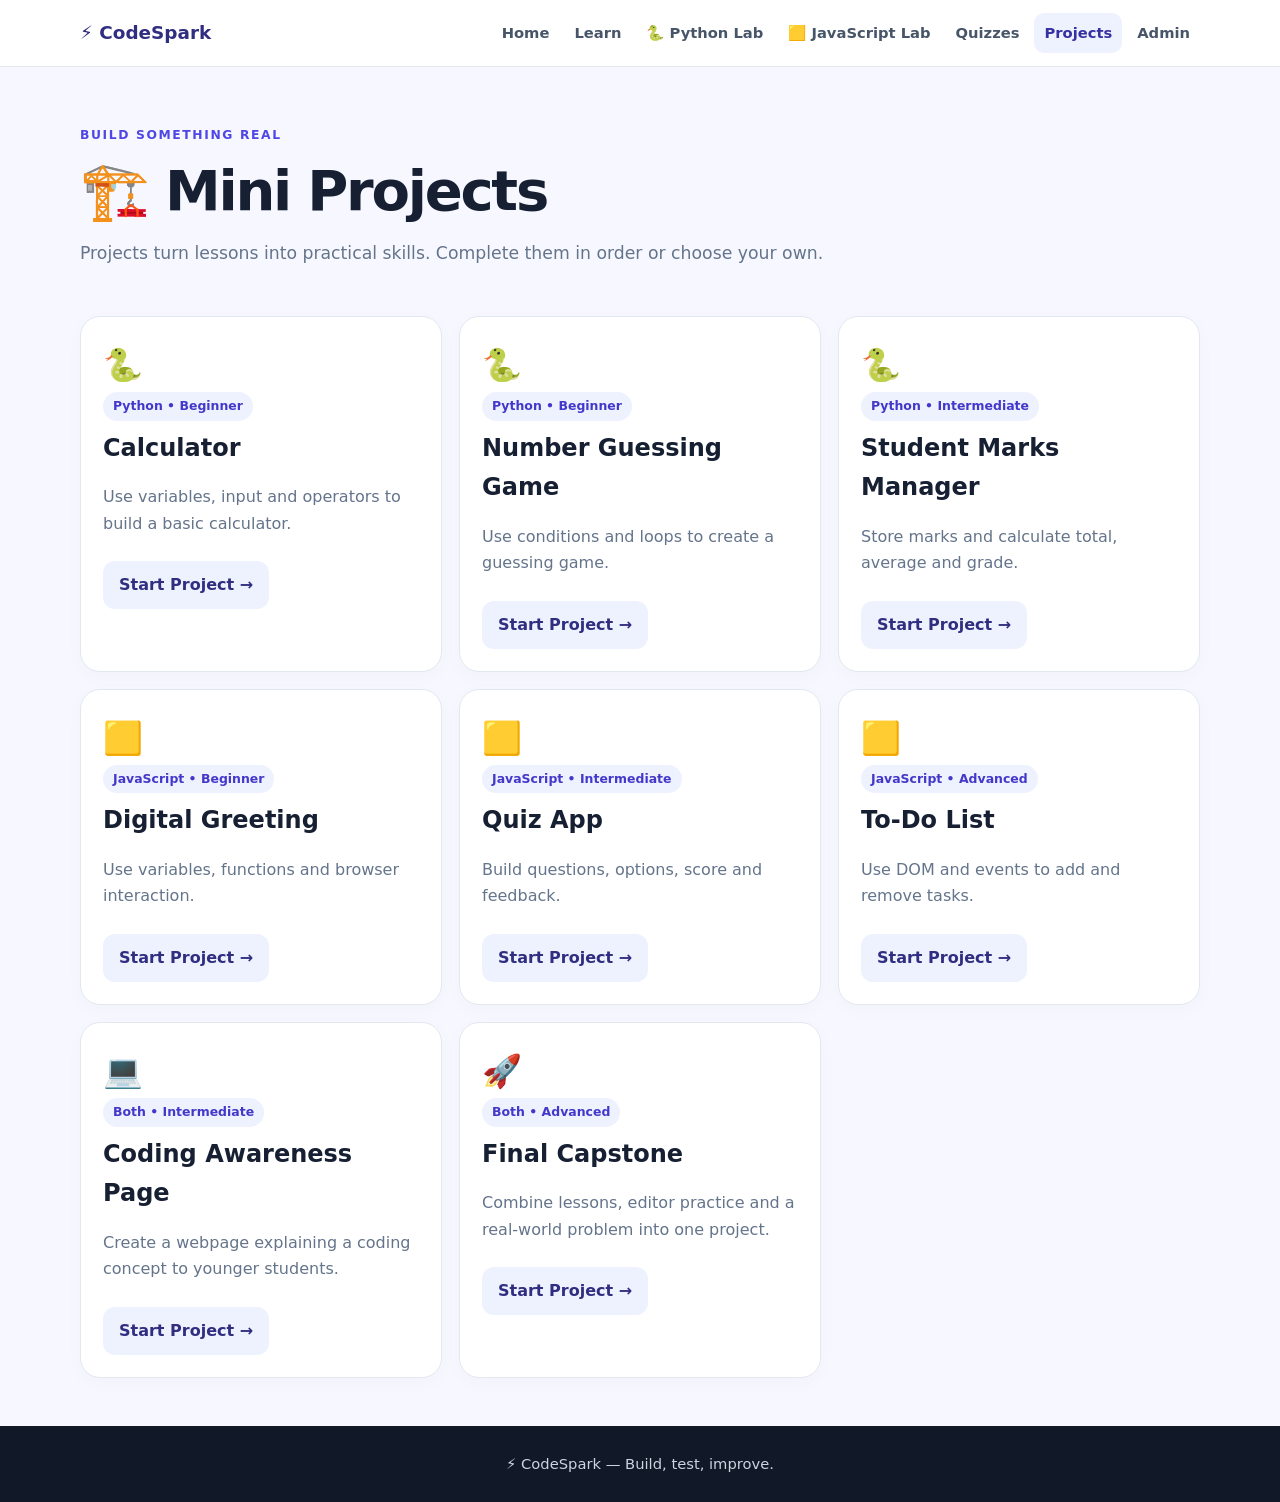
<file: projects.html>
<!doctype html><html lang="en"><head><meta charset="utf-8"><meta name="viewport" content="width=device-width,initial-scale=1"><meta name="theme-color" content="#4F46E5"><link rel="manifest" href="manifest.json"><title>CodeSpark | Projects</title><link rel="stylesheet" href="style.css"></head><body>
<nav><a class="brand" href="index.html">⚡ CodeSpark</a><div class="nav"><a href="index.html">Home</a><a href="modules.html">Learn</a><a href="python.html">🐍 Python Lab</a><a href="javascript.html">🟨 JavaScript Lab</a><a href="quizzes.html">Quizzes</a><a class="active" href="projects.html">Projects</a><a href="admin.html">Admin</a></div></nav>
<header class="page wrap"><span class="eyebrow">BUILD SOMETHING REAL</span><h1>🏗️ Mini Projects</h1><p>Projects turn lessons into practical skills. Complete them in order or choose your own.</p></header>
<main class="wrap"><div class="project-grid" id="projects"></div></main><footer>⚡ CodeSpark — Build, test, improve.</footer>
<script>
const p=[["🐍","Calculator","Python","Use variables, input and operators to build a basic calculator.","Beginner"],["🐍","Number Guessing Game","Python","Use conditions and loops to create a guessing game.","Beginner"],["🐍","Student Marks Manager","Python","Store marks and calculate total, average and grade.","Intermediate"],["🟨","Digital Greeting","JavaScript","Use variables, functions and browser interaction.","Beginner"],["🟨","Quiz App","JavaScript","Build questions, options, score and feedback.","Intermediate"],["🟨","To-Do List","JavaScript","Use DOM and events to add and remove tasks.","Advanced"],["💻","Coding Awareness Page","Both","Create a webpage explaining a coding concept to younger students.","Intermediate"],["🚀","Final Capstone","Both","Combine lessons, editor practice and a real-world problem into one project.","Advanced"]];
projects.innerHTML=p.map(x=>`<article class="project-card"><div class="project-icon">${x[0]}</div><span class="tag">${x[2]} • ${x[4]}</span><h2>${x[1]}</h2><p>${x[3]}</p><button onclick="start('${x[1]}')">Start Project →</button></article>`).join("");
function start(x){localStorage.setItem("project",x);alert(x+" added to your project workspace!")}
</script><script src="app.js"></script></body></html>
</file>
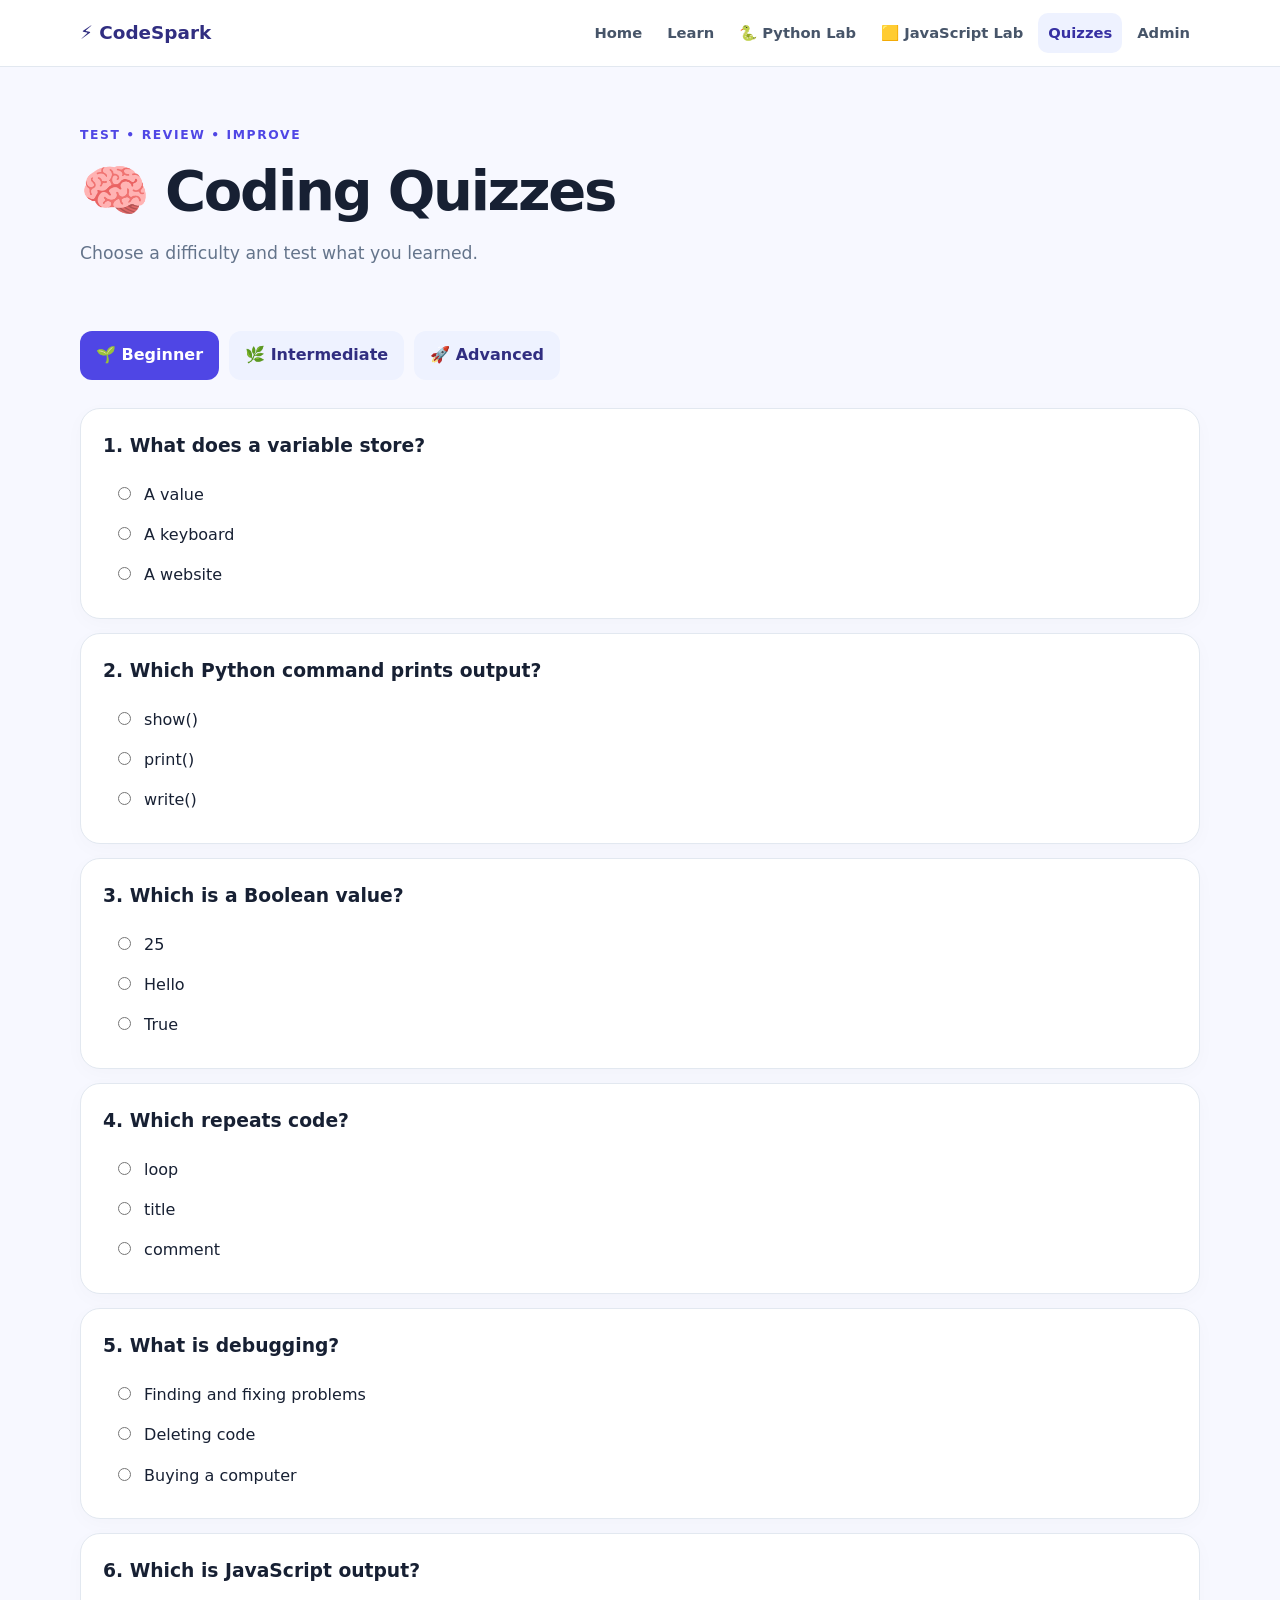
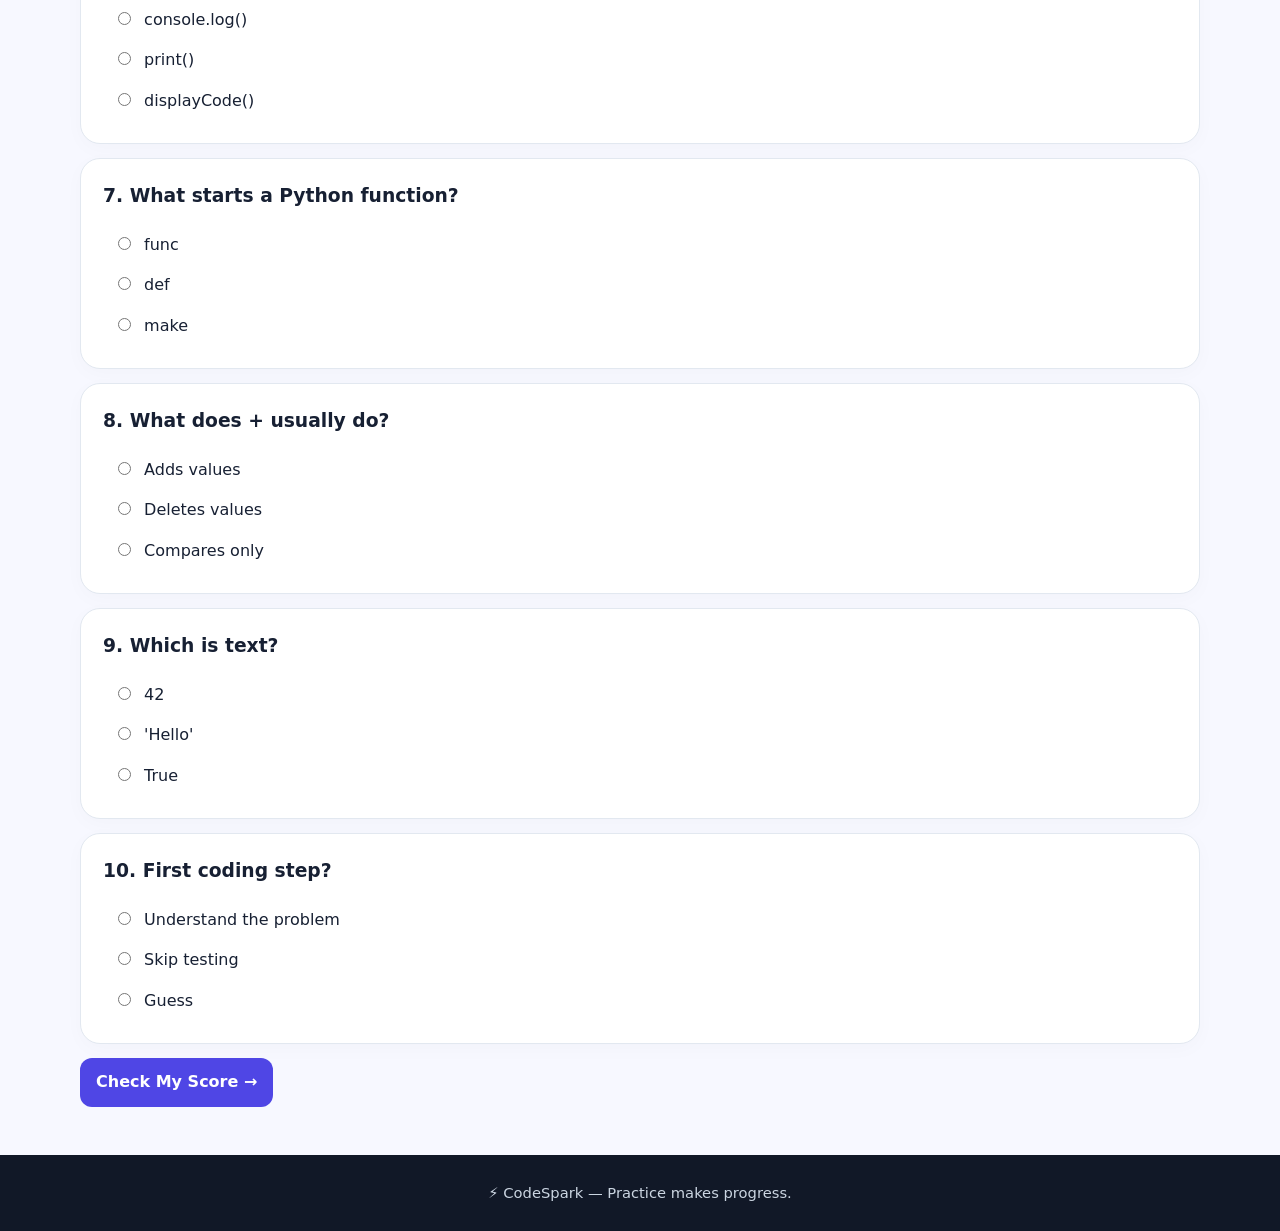
<file: quizzes.html>
<!doctype html><html lang="en"><head><meta charset="utf-8"><meta name="viewport" content="width=device-width,initial-scale=1"><meta name="theme-color" content="#4F46E5"><link rel="manifest" href="manifest.json"><title>CodeSpark | Quizzes</title><link rel="stylesheet" href="style.css"></head><body>
<nav><a class="brand" href="index.html">⚡ CodeSpark</a><div class="nav"><a href="index.html">Home</a><a href="modules.html">Learn</a><a href="python.html">🐍 Python Lab</a><a href="javascript.html">🟨 JavaScript Lab</a><a class="active" href="quizzes.html">Quizzes</a><a href="admin.html">Admin</a></div></nav>
<header class="page wrap"><span class="eyebrow">TEST • REVIEW • IMPROVE</span><h1>🧠 Coding Quizzes</h1><p>Choose a difficulty and test what you learned.</p></header>
<main class="wrap"><div class="quiz-levels"><button class="selected" onclick="setLevel('beginner',this)">🌱 Beginner</button><button onclick="setLevel('intermediate',this)">🌿 Intermediate</button><button onclick="setLevel('advanced',this)">🚀 Advanced</button></div><form id="quiz"></form><button class="btn primary" onclick="check(event)">Check My Score →</button><div id="result" class="result"></div></main><footer>⚡ CodeSpark — Practice makes progress.</footer>
<script>
const qs={beginner:[["What does a variable store?","A value","A keyboard","A website","a"],["Which Python command prints output?","show()","print()","write()","b"],["Which is a Boolean value?","25","Hello","True","c"],["Which repeats code?","loop","title","comment","a"],["What is debugging?","Finding and fixing problems","Deleting code","Buying a computer","a"],["Which is JavaScript output?","console.log()","print()","displayCode()","a"],["What starts a Python function?","func","def","make","b"],["What does + usually do?","Adds values","Deletes values","Compares only","a"],["Which is text?","42","'Hello'","True","b"],["First coding step?","Understand the problem","Skip testing","Guess","a"]],intermediate:[["What does a function help with?","Reuse code","Turn off PC","Draw only","a"],["Which loop repeats while a condition is true?","while","print","string","a"],["What is a list used for?","Store multiple values","Only comments","Errors","a"],["What is an object commonly used for in JS?","Related properties/data","Printing only","Deleting HTML","a"],["What does ==/=== relate to?","Comparison","Looping","Comments","a"],["What is an algorithm?","Step-by-step solution","A browser","A variable only","a"],["Why use functions?","Organization and reuse","To avoid all variables","To remove output","a"],["What is an exception?","A runtime problem/event","A CSS color","A keyboard","a"],["Nested loop means?","A loop inside another loop","Two files","A comment","a"],["Testing means?","Checking expected behavior","Changing the keyboard","Skipping errors","a"]],advanced:[["What is OOP?","Object-Oriented Programming","Output Only Program","Open Online Page","a"],["DOM stands for?","Document Object Model","Data Output Mode","Digital Object Machine","a"],["An API allows applications to?","Communicate with services","Only style text","Turn off code","a"],["Why handle errors?","To respond safely to problems","To remove all code","To slow programs","a"],["What is a class?","A blueprint for objects","A browser tab","A loop only","a"],["What does an event handler do?","Responds to an event","Deletes a page","Compiles Python","a"],["Why modularize code?","Make code easier to organize/reuse","Make it longer","Remove testing","a"],["A test case contains?","Inputs and expected behavior","Only colors","A password","a"],["What is refactoring?","Improving code structure without changing intended behavior","Deleting a project","Adding random code","a"],["A good project begins with?","Clear requirements","Random coding","No testing","a"]]};
let level="beginner";function render(){quiz.innerHTML=qs[level].map((q,i)=>`<article class="quiz-card"><h3>${i+1}. ${q[0]}</h3>${q.slice(1,4).map((x,j)=>`<label><input type="radio" name="q${i}" value="${String.fromCharCode(97+j)}"> ${x}</label>`).join("")}</article>`).join("")}
function setLevel(x,b){level=x;document.querySelectorAll(".quiz-levels button").forEach(y=>y.classList.remove("selected"));b.classList.add("selected");result.style.display="none";render()}
function check(e){e.preventDefault();let score=0;qs[level].forEach((q,i)=>{if(document.querySelector(`input[name=q${i}]:checked`)?.value===q[4])score++});result.style.display="block";result.innerHTML=`You scored <b>${score}/10</b> — ${score>=8?"Excellent! 🏆":score>=5?"Good work! Keep practicing.":"Review the modules and try again."}`;localStorage.setItem("best_"+level,Math.max(score,+localStorage.getItem("best_"+level)||0))}
render();
</script><script src="app.js"></script></body></html>
</file>
<file: style.css>
/* CodeSpark responsive design system */
:root{--ink:#172033;--muted:#64748b;--line:#e2e8f0;--paper:#f7f8ff;--white:#fff;--primary:#4f46e5;--primary2:#3730a3;--cyan:#06b6d4;--green:#16a34a;--radius:20px;--shadow:0 14px 38px rgba(35,39,90,.09)}
*{box-sizing:border-box}html{scroll-behavior:smooth}body{margin:0;background:var(--paper);color:var(--ink);font:16px/1.65 Inter,ui-sans-serif,system-ui,-apple-system,"Segoe UI",sans-serif}a{color:var(--primary);text-decoration:none}a:hover{text-decoration:underline}button,.button{border:0;border-radius:12px;padding:11px 16px;background:#eef2ff;color:#312e81;font:inherit;font-weight:750;cursor:pointer;display:inline-flex;align-items:center;justify-content:center;gap:7px}button:hover,.button:hover{filter:brightness(.97);transform:translateY(-1px)}button:focus-visible,a:focus-visible,input:focus-visible,textarea:focus-visible{outline:3px solid #a5b4fc;outline-offset:2px}.primary,.btn.primary{background:var(--primary);color:white}.run{background:#16a34a;color:white}.wrap{width:min(1120px,calc(100% - 36px));margin-inline:auto}nav{position:sticky;top:0;z-index:20;display:flex;align-items:center;justify-content:space-between;gap:18px;padding:13px max(18px,calc((100vw - 1120px)/2));background:rgba(255,255,255,.94);border-bottom:1px solid var(--line);backdrop-filter:blur(14px)}.brand{font-size:1.15rem;font-weight:900;color:#312e81;white-space:nowrap}.nav{display:flex;gap:5px;align-items:center;flex-wrap:wrap}.nav a{padding:8px 10px;border-radius:10px;color:#475569;font-size:.92rem;font-weight:700}.nav a:hover,.nav a.active{background:#eef2ff;color:#3730a3}.page{padding:54px 0 32px}.page h1{font-size:clamp(2rem,5vw,3.5rem);line-height:1.1;letter-spacing:-.04em;margin:12px 0}.page p{max-width:760px;color:var(--muted);font-size:1.08rem}.eyebrow{color:var(--primary);font-size:.77rem;font-weight:900;letter-spacing:.13em}.hero{padding:54px 0 42px}.hero-panel{background:linear-gradient(130deg,#171554,#4338ca 58%,#0891b2);border-radius:30px;padding:clamp(26px,6vw,64px);color:white;overflow:hidden;position:relative;box-shadow:var(--shadow)}.hero-panel h1{font-size:clamp(2.4rem,6vw,4.6rem);line-height:1.03;letter-spacing:-.05em;margin:12px 0 18px;max-width:800px}.hero-panel p{font-size:1.1rem;max-width:650px;color:#e0e7ff}.hero-panel .eyebrow{color:#a5f3fc}.hero-actions{display:flex;gap:12px;flex-wrap:wrap;margin-top:25px}.hero-actions .button{background:white;color:#312e81}.hero-actions .button.secondary{background:#ffffff20;color:white;border:1px solid #ffffff65}.section{padding:28px 0 44px}.section-title{margin-bottom:20px}.section-title h2{font-size:clamp(1.55rem,3vw,2.25rem);line-height:1.2;margin:7px 0}.section-title p{color:var(--muted)}.cards,.feature-grid,.project-grid,.lesson-grid{display:grid;grid-template-columns:repeat(3,minmax(0,1fr));gap:17px}.cards article,.feature-card,.project-card,.lesson-card,.quiz-card,.practice-box,.editor-shell,.admin-panel{background:white;border:1px solid var(--line);border-radius:var(--radius);padding:22px;box-shadow:0 5px 20px #1e293b06}.cards h3,.feature-card h3{margin:8px 0}.cards p,.feature-card p,.project-card p,.lesson-card p{color:var(--muted)}.feature-icon,.project-icon{font-size:2rem}.feature-card a{font-weight:800}.tag{display:inline-flex;background:#eef2ff;color:#4338ca;border-radius:999px;padding:4px 10px;font-size:.78rem;font-weight:800}.cta{background:#e0f2fe;border:1px solid #bae6fd;padding:24px;border-radius:22px;display:flex;justify-content:space-between;align-items:center;gap:18px;flex-wrap:wrap}.cta h2{margin:0 0 5px}.cta p{margin:0;color:#475569}footer{margin-top:48px;background:#111827;color:#cbd5e1;text-align:center;padding:26px 18px;font-size:.92rem}.level-nav,.quiz-levels{display:flex;gap:10px;flex-wrap:wrap;margin:15px 0 28px}.module-level{padding:18px 0 28px;scroll-margin-top:85px}.level-head{margin:12px 0 20px}.level-head>span{color:var(--primary);font-size:.78rem;font-weight:900;letter-spacing:.1em}.level-head h2{margin:4px 0}.lesson-grid{grid-template-columns:repeat(3,minmax(0,1fr))}.lesson-card{position:relative}.lesson-card h3{margin:12px 0 6px}.lesson-num{float:right;color:#c7d2fe;font-weight:950;font-size:1.5rem}.lesson-actions{display:flex;align-items:center;gap:10px;flex-wrap:wrap;margin-top:15px}.lesson-modal{display:none}.lab-tips{display:flex;gap:10px;flex-wrap:wrap;margin:18px 0}.lab-tips span{background:#e0e7ff;color:#3730a3;border-radius:999px;padding:7px 12px;font-weight:750;font-size:.88rem}.editor-shell{padding:0;overflow:hidden}.editor-toolbar{display:flex;gap:8px;align-items:center;flex-wrap:wrap;padding:14px;background:#f8fafc;border-bottom:1px solid var(--line)}.editor-toolbar b{margin-right:auto}.examples{display:flex;gap:8px;flex-wrap:wrap;padding:13px;border-bottom:1px solid var(--line)}.examples button{font-size:.88rem}.editor-grid{display:grid;grid-template-columns:1fr 1fr;min-height:300px}.editor-grid section{min-width:0}.editor-grid section+section{border-left:1px solid var(--line)}.pane-title{padding:10px 15px;background:#f8fafc;font-size:.75rem;font-weight:900;letter-spacing:.1em;color:#64748b}.editor-grid textarea{display:block;width:100%;height:300px;resize:vertical;border:0;padding:18px;font:14px/1.65 Consolas,monospace;background:#0b1220;color:#e5e7eb;outline:none}.output{min-height:300px;margin:0;padding:18px;white-space:pre-wrap;overflow:auto;font:14px/1.65 Consolas,monospace;background:#fff;color:#172033}.output.error{color:#b91c1c;background:#fff1f2}.practice-box{margin-top:24px}.practice-box h2{margin-top:0}.quiz-levels button.selected{background:var(--primary);color:white}.quiz-card{margin:14px 0}.quiz-card h3{margin:0 0 13px}.quiz-card label{display:block;padding:7px 10px;border-radius:9px;cursor:pointer}.quiz-card label:hover{background:#f8fafc}.quiz-card input{margin-right:8px}.result{display:none;background:#ecfdf5;border:1px solid #a7f3d0;color:#065f46;padding:18px;border-radius:14px;margin-top:18px}.project-grid{margin-bottom:35px}.project-card h2{margin:8px 0}.project-card button{margin-top:8px}.form-row{display:grid;gap:6px;margin:14px 0}.form-row label{font-weight:800}.form-row input,.form-row textarea,.form-row select{width:100%;padding:12px;border:1px solid #cbd5e1;border-radius:10px;font:inherit}.admin-list{padding-left:20px}.small-note{color:var(--muted);font-size:.9rem}.stat-grid{display:grid;grid-template-columns:repeat(3,1fr);gap:12px}.stat{background:#f8fafc;border:1px solid var(--line);border-radius:14px;padding:16px}.stat strong{display:block;font-size:1.7rem;color:var(--primary)}.mobile-menu-note{display:none}
@media(max-width:850px){nav{align-items:flex-start;flex-direction:column;gap:8px}.nav{width:100%}.cards,.feature-grid,.project-grid,.lesson-grid{grid-template-columns:repeat(2,minmax(0,1fr))}.page{padding-top:36px}}
@media(max-width:580px){.wrap{width:min(100% - 24px,1120px)}.nav{gap:2px}.nav a{font-size:.82rem;padding:7px 8px}.cards,.feature-grid,.project-grid,.lesson-grid,.editor-grid,.stat-grid{grid-template-columns:1fr}.editor-grid section+section{border-left:0;border-top:1px solid var(--line)}.hero-panel{border-radius:22px}.page{padding-top:30px}.editor-toolbar b{width:100%}.editor-grid textarea,.output{height:240px;min-height:240px}.cta{padding:19px}}
</file>
